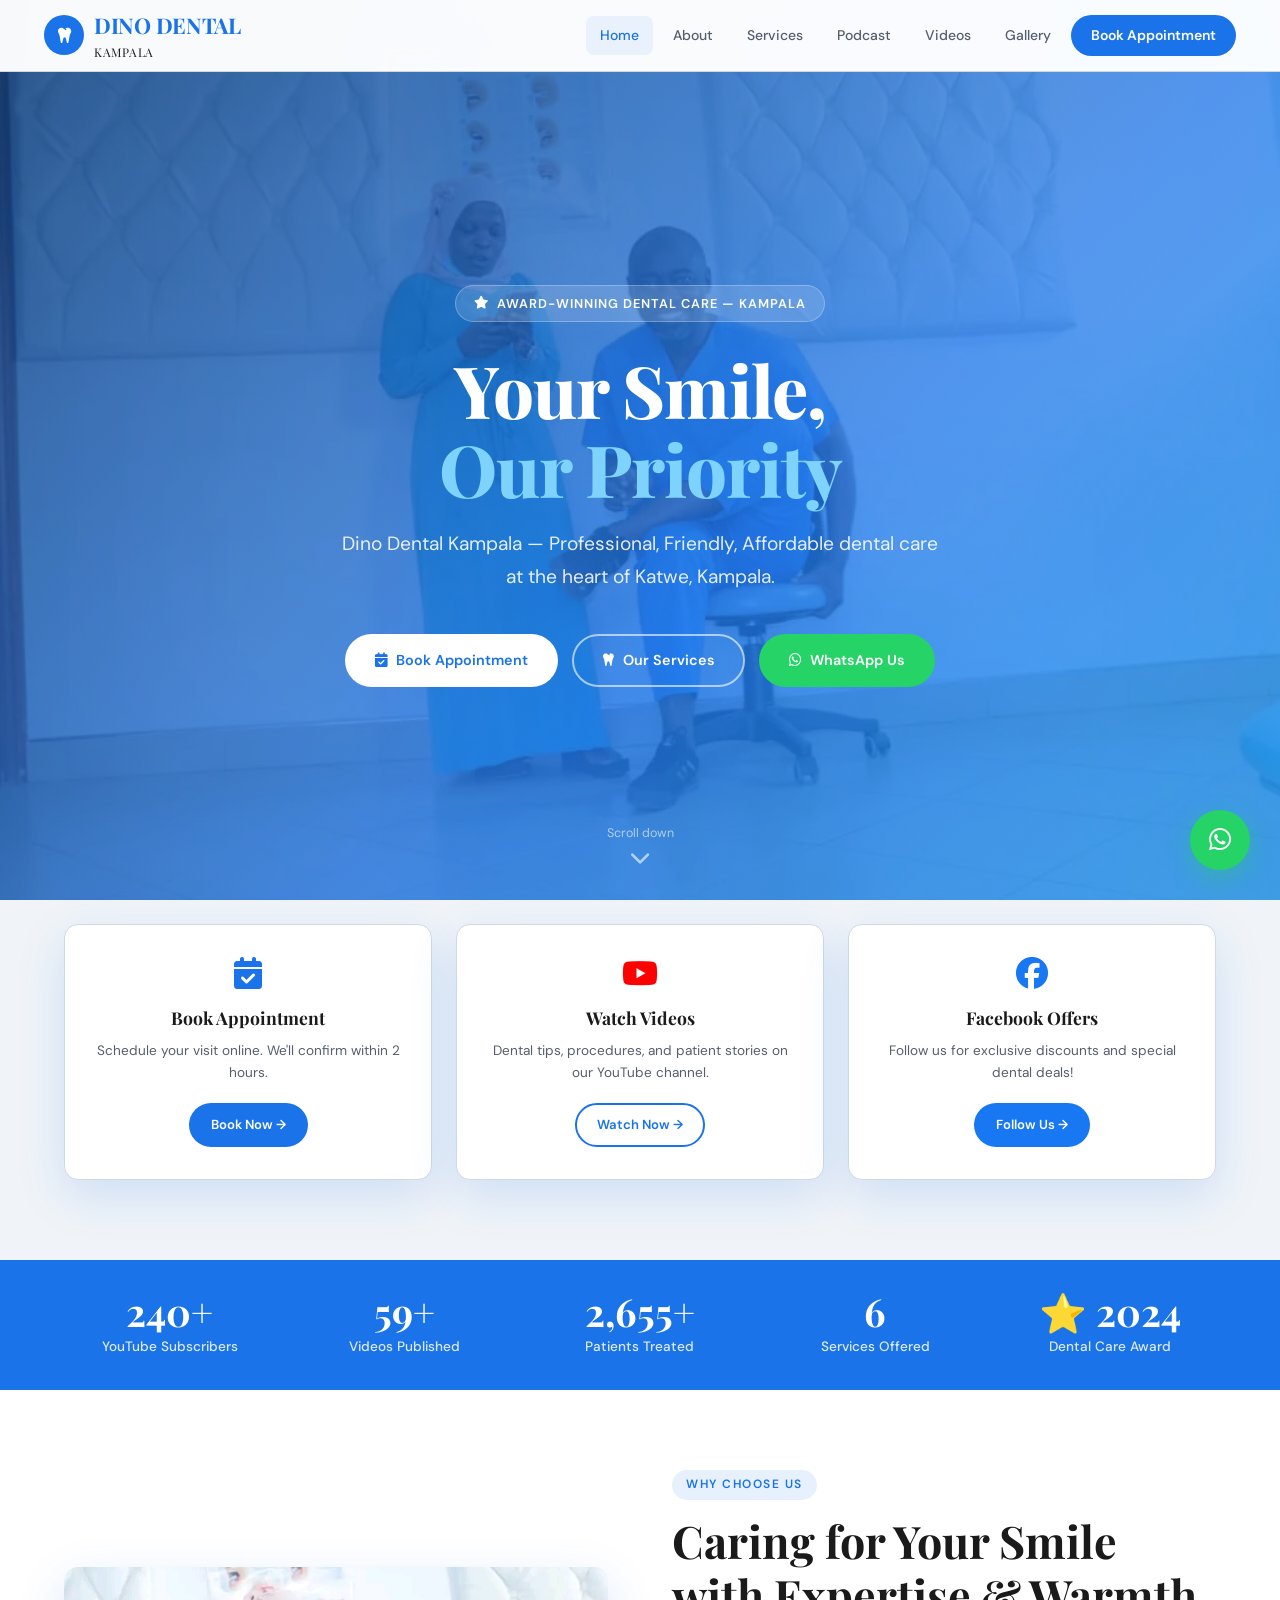
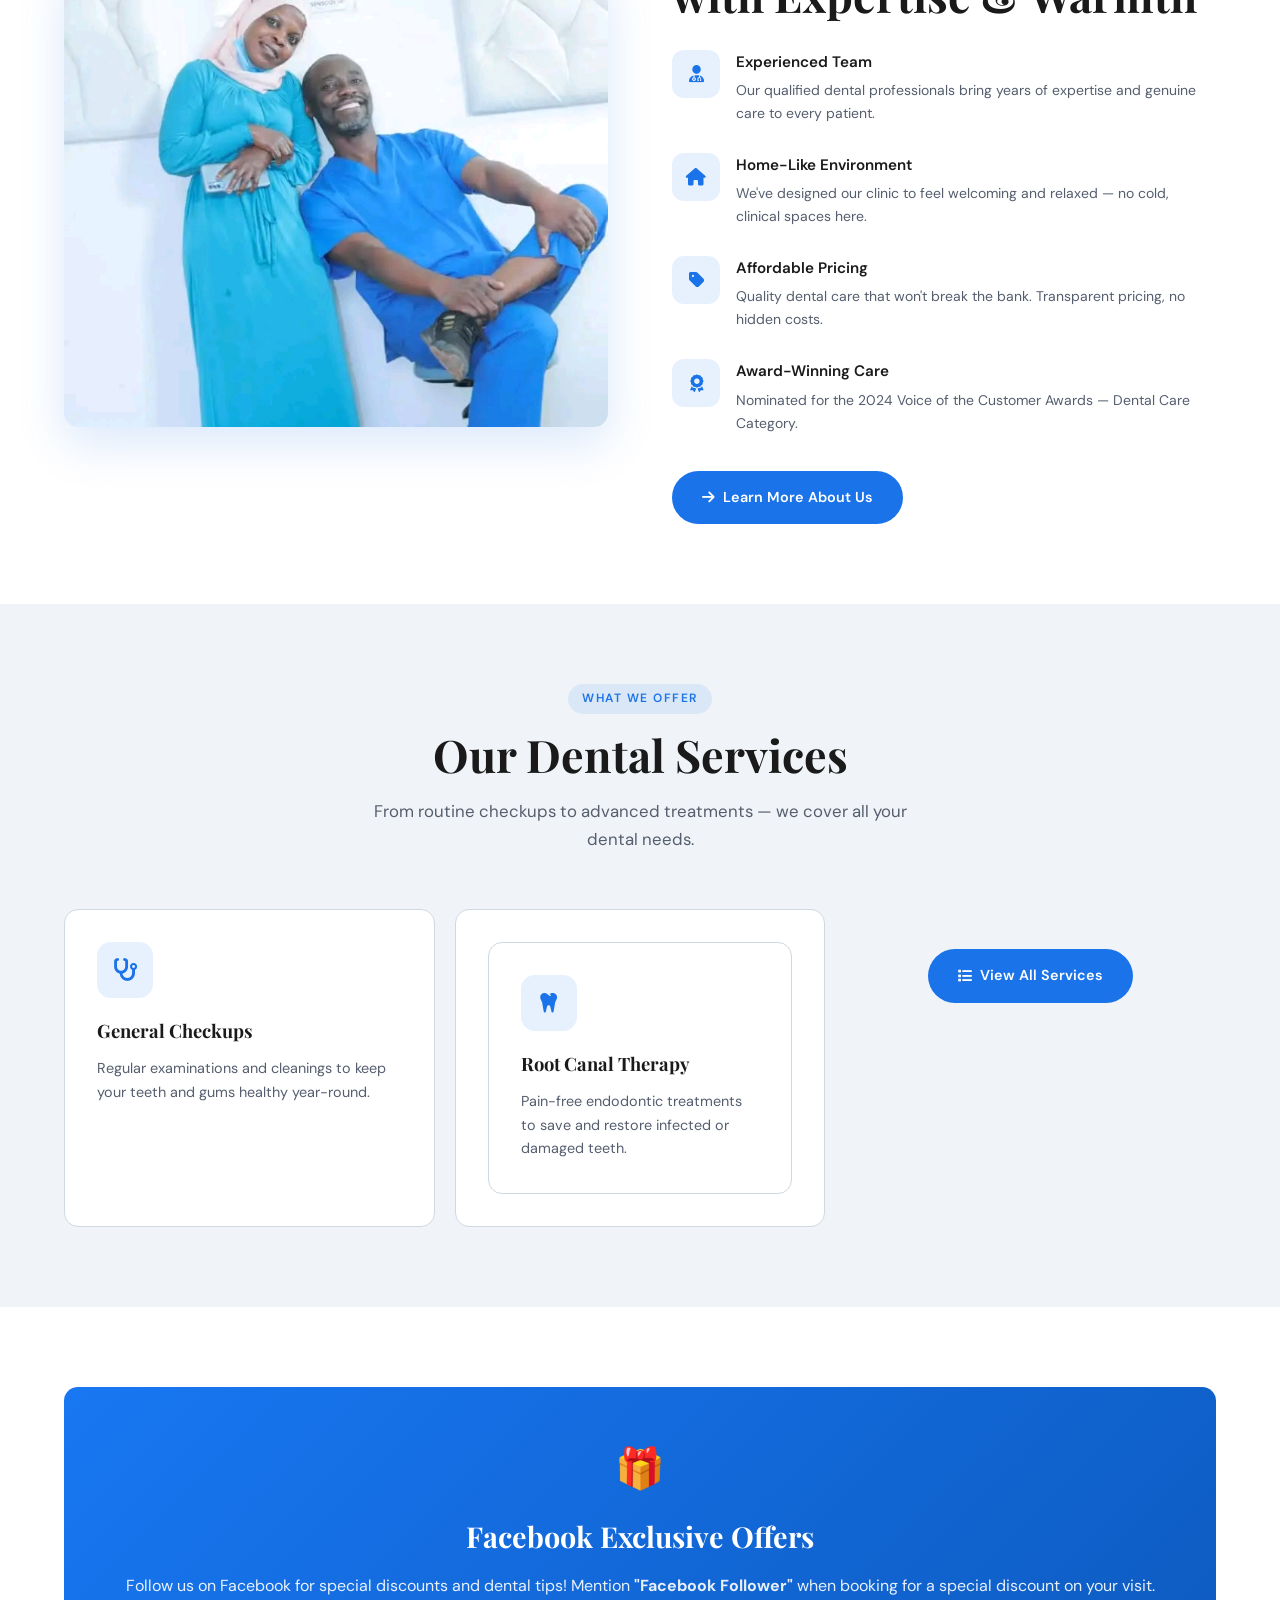
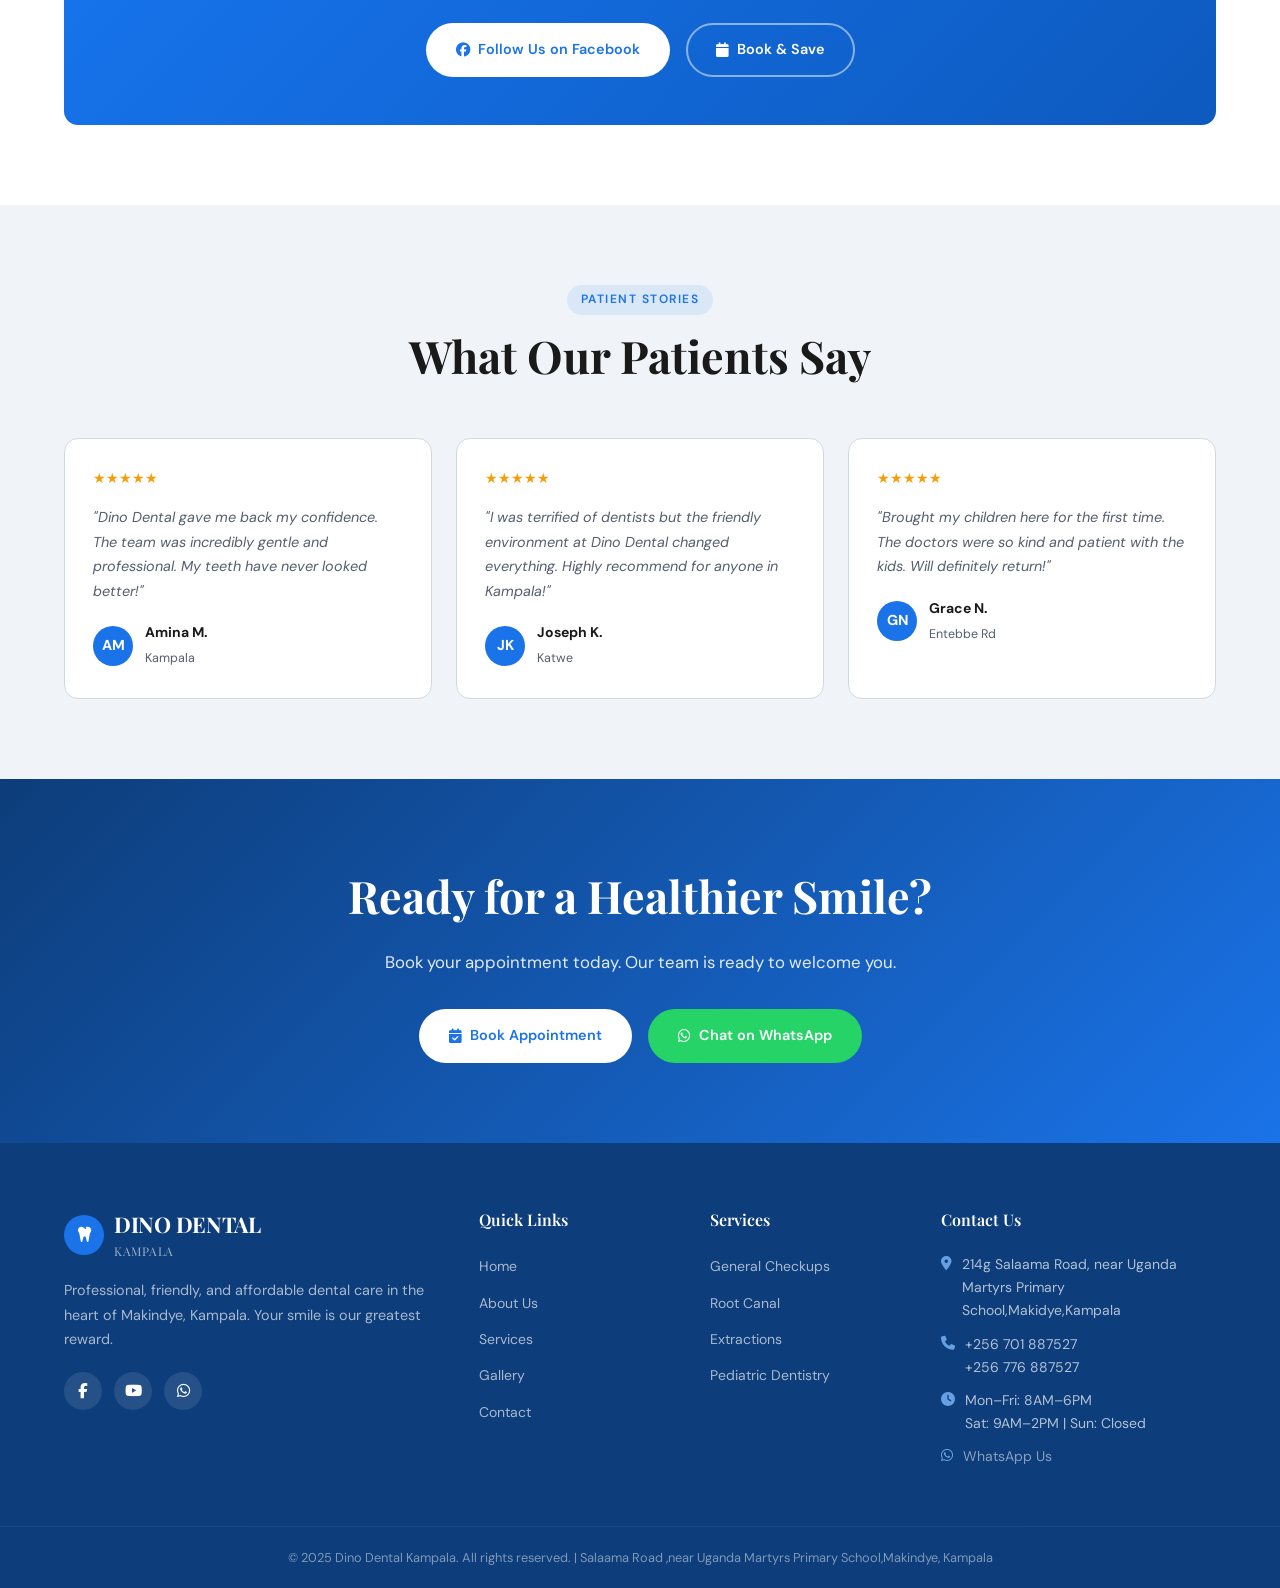
<file: index.html>
<!DOCTYPE html>
<html lang="en">
<head>
  <meta charset="UTF-8" />
  <meta name="msvalidate.01" content="3F0229098BFF606A7BD98A480E402931" />
  <meta name="google-site-verification" content="FhgpVi7ajRoCEnY8ICtfoVLI1QKZflnejDaAUp8sGN4" />
  <meta name="viewport" content="width=device-width, initial-scale=1.0" />
<meta name="google-site-verification" content="1zRejmFsg84zN20HEcKs6fDdEpjkYvCcWmclnIMBSTQ" />
  <title>Dino Dental Kampala — Your Smile, Our Priority</title>
  <meta name="description" content="Dino Dental Kampala — professional, friendly, and affordable dental care at Delta House, Katwe, Kampala. Book your appointment today." />
  <meta name="keywords" content="dental clinic Kampala, dentist Katwe, teeth whitening Kampala, Dino Dental" />
  <meta property="og:title" content="Dino Dental Kampala — Your Smile, Our Priority" />
  <meta property="og:description" content="Professional dental care at Delta House, Katwe, Kampala. Call +256701887527" />
  <meta property="og:type" content="website" />
  <link rel="canonical" href="https://xtremecloud7-prog.github.io/dino-dentist/" />
  <!-- Fonts & Icons -->
  <link rel="preconnect" href="https://fonts.googleapis.com" />
  <link rel="preconnect" href="https://fonts.gstatic.com" crossorigin />
  <link href="https://fonts.googleapis.com/css2?family=Playfair+Display:wght@400;600;700;800&family=DM+Sans:wght@300;400;500;600&display=swap" rel="stylesheet" />
  <link rel="stylesheet" href="https://cdnjs.cloudflare.com/ajax/libs/font-awesome/6.5.0/css/all.min.css" />
  <link rel="stylesheet" href="style.css" />
  <style>
    /* ===== HOME-SPECIFIC STYLES ===== */
    .hero {
      position: relative; min-height: 100vh;
      display: flex; align-items: center; justify-content: center;
      overflow: hidden; padding-top: var(--nav-height);
    }
    .hero-bg {
      position: absolute; inset: 0;
      background: linear-gradient(135deg, #0d3d7a 0%, #1a73e8 60%, #2196f3 100%);
    }
    .hero-bg-img {
      position: absolute; inset: 0;
      background: url('FB_IMG_17798978674605969.jpg') center/cover no-repeat;
      opacity: 0.22;
    }
    .hero-pattern {
      position: absolute; inset: 0;
      background-image: radial-gradient(circle at 20% 80%, rgba(255,255,255,0.06) 0%, transparent 50%),
                        radial-gradient(circle at 80% 20%, rgba(255,255,255,0.06) 0%, transparent 50%);
    }
    .hero-content {
      position: relative; z-index: 2; text-align: center;
      color: white; padding: 48px 24px;
      max-width: 800px;
    }
    .hero-badge {
      display: inline-flex; align-items: center; gap: 8px;
      background: rgba(255,255,255,0.15); backdrop-filter: blur(8px);
      border: 1px solid rgba(255,255,255,0.25);
      color: white; font-size: 0.8rem; font-weight: 600; letter-spacing: 1px;
      text-transform: uppercase; padding: 7px 18px; border-radius: 30px;
      margin-bottom: 28px;
    }
    .hero h1 {
      font-family: var(--font-head);
      font-size: clamp(2.6rem, 6vw, 4.5rem);
      font-weight: 800; line-height: 1.1;
      margin-bottom: 20px; letter-spacing: -1px;
    }
    .hero h1 span { color: #7dd3fc; }
    .hero p {
      font-size: clamp(1rem, 2.5vw, 1.2rem);
      opacity: 0.88; margin-bottom: 40px; line-height: 1.7;
    }
    .hero-actions { display: flex; flex-wrap: wrap; gap: 14px; justify-content: center; }
    .hero-scroll {
      position: absolute; bottom: 32px; left: 50%; transform: translateX(-50%);
      color: rgba(255,255,255,0.6); font-size: 0.78rem; text-align: center;
      animation: bounce 2s infinite;
    }
    .hero-scroll i { display: block; font-size: 1.3rem; margin-top: 4px; }
    @keyframes bounce { 0%,100%{transform:translateX(-50%) translateY(0)} 50%{transform:translateX(-50%) translateY(8px)} }

    /* Quick Link Cards */
    .quick-cards {
      display: grid; grid-template-columns: repeat(3, 1fr); gap: 24px;
      margin-top: -56px; position: relative; z-index: 10;
    }
    .quick-card {
      background: white; border-radius: var(--radius);
      padding: 32px 28px; text-align: center;
      box-shadow: var(--shadow-lg); border: 1.5px solid var(--border);
      transition: all var(--transition); cursor: pointer;
    }
    .quick-card:hover { transform: translateY(-6px); border-color: var(--blue); }
    .quick-card i { font-size: 2rem; color: var(--blue); margin-bottom: 14px; }
    .quick-card h3 { font-family: var(--font-head); font-size: 1.1rem; margin-bottom: 8px; }
    .quick-card p { font-size: 0.85rem; color: var(--text-light); margin-bottom: 18px; }

    /* Why Choose Us */
    .why-grid { display: grid; grid-template-columns: 1fr 1fr; gap: 64px; align-items: center; }
    .why-img { border-radius: var(--radius); overflow: hidden; box-shadow: var(--shadow-lg); }
    .why-img img { width: 100%; height: 460px; object-fit: cover; }
    .why-feature { display: flex; gap: 16px; margin-bottom: 28px; }
    .why-feature-icon {
      width: 48px; height: 48px; background: rgba(26,115,232,0.1); border-radius: 12px;
      display: flex; align-items: center; justify-content: center;
      color: var(--blue); font-size: 1.1rem; flex-shrink: 0; transition: all var(--transition);
    }
    .why-feature:hover .why-feature-icon { background: var(--blue); color: white; }
    .why-feature h4 { font-weight: 600; margin-bottom: 4px; font-size: 0.95rem; }
    .why-feature p { font-size: 0.875rem; color: var(--text-light); }

    /* Services Preview */
    .service-preview-grid { display: grid; grid-template-columns: repeat(3, 1fr); gap: 20px; }

    /* Testimonials */
    .testimonials-grid { display: grid; grid-template-columns: repeat(3, 1fr); gap: 24px; }
    .testimonial-card {
      background: white; border-radius: var(--radius); padding: 28px;
      border: 1px solid var(--border);
    }
    .testimonial-stars { color: #f59e0b; margin-bottom: 14px; font-size: 0.9rem; }
    .testimonial-card p { font-size: 0.9rem; color: var(--text-light); line-height: 1.7; margin-bottom: 18px; font-style: italic; }
    .testimonial-author { display: flex; align-items: center; gap: 12px; }
    .testimonial-avatar {
      width: 40px; height: 40px; background: var(--blue); border-radius: 50%;
      display: flex; align-items: center; justify-content: center; color: white; font-weight: 700; font-size: 0.9rem;
    }
    .testimonial-author strong { display: block; font-size: 0.875rem; }
    .testimonial-author span { font-size: 0.78rem; color: var(--text-light); }

    @media (max-width: 900px) {
      .quick-cards { grid-template-columns: 1fr; margin-top: 0; }
      .why-grid { grid-template-columns: 1fr; }
      .service-preview-grid { grid-template-columns: 1fr 1fr; }
      .testimonials-grid { grid-template-columns: 1fr; }
    }
    @media (max-width: 600px) {
      .service-preview-grid { grid-template-columns: 1fr; }
    }
  </style>
</head>
<body>

<!-- NAVIGATION -->
<nav class="navbar" id="navbar">
  <div class="nav-container">
    <a href="index.html" class="nav-logo">
      <div class="logo-icon"><i class="fas fa-tooth"></i></div>
      <div>
        DINO DENTAL
        <span>Kampala</span>
      </div>
    </a>
    <div class="nav-links">
      <a href="index.html">Home</a>
      <a href="about.html">About</a>
      <a href="services.html">Services</a>
      <a href="podcast.html">Podcast</a>
      <a href="videos.html">Videos</a>
      <a href="gallery.html">Gallery</a>
      <a href="contact.html" class="nav-cta">Book Appointment</a>
    </div>
    <button class="hamburger" id="hamburger" aria-label="Toggle menu">
      <span></span><span></span><span></span>
    </button>
  </div>
</nav>

<!-- MOBILE MENU -->
<div class="mobile-menu" id="mobileMenu">
  <a href="index.html">Home</a>
  <a href="about.html">About</a>
  <a href="services.html">Services</a>
  <a href="podcast.html">Podcast</a>
  <a href="videos.html">Videos</a>
  <a href="gallery.html">Gallery</a>
  <a href="contact.html">📅 Book Appointment</a>
</div>

<!-- HERO -->
<section class="hero">
  <div class="hero-bg"></div>
  <div class="hero-bg-img"></div>
  <div class="hero-pattern"></div>
  <div class="hero-content fade-in-up">
    <div class="hero-badge"><i class="fas fa-star"></i> Award-Winning Dental Care — Kampala</div>
    <h1>Your Smile,<br><span>Our Priority</span></h1>
    <p>Dino Dental Kampala — Professional, Friendly, Affordable dental care<br>at the heart of Katwe, Kampala.</p>
    <div class="hero-actions">
      <a href="contact.html" class="btn btn-white"><i class="fas fa-calendar-check"></i> Book Appointment</a>
      <a href="services.html" class="btn btn-outline" style="border-color:rgba(255,255,255,0.6);color:white"><i class="fas fa-tooth"></i> Our Services</a>
      <a href="https://wa.me/256701887527?text=Hi%20Dino%20Dental!%20I'd%20like%20to%20book%20an%20appointment." target="_blank" class="btn btn-whatsapp"><i class="fab fa-whatsapp"></i> WhatsApp Us</a>
    </div>
  </div>
  <div class="hero-scroll">Scroll down <i class="fas fa-chevron-down"></i></div>
</section>

<!-- QUICK LINK CARDS -->
<section class="section" style="padding-top:80px;background:var(--bg-light)">
  <div class="container">
    <div class="quick-cards reveal">
      <a href="contact.html" class="quick-card">
        <i class="fas fa-calendar-check"></i>
        <h3>Book Appointment</h3>
        <p>Schedule your visit online. We'll confirm within 2 hours.</p>
        <span class="btn btn-primary" style="font-size:0.82rem;padding:9px 20px">Book Now →</span>
      </a>
      <a href="videos.html" class="quick-card">
        <i class="fab fa-youtube" style="color:#FF0000"></i>
        <h3>Watch Videos</h3>
        <p>Dental tips, procedures, and patient stories on our YouTube channel.</p>
        <span class="btn btn-outline" style="font-size:0.82rem;padding:9px 20px">Watch Now →</span>
      </a>
      <a href="https://m.facebook.com/dentaldino/" target="_blank" class="quick-card">
        <i class="fab fa-facebook" style="color:#1877F2"></i>
        <h3>Facebook Offers</h3>
        <p>Follow us for exclusive discounts and special dental deals!</p>
        <span class="btn btn-facebook" style="font-size:0.82rem;padding:9px 20px">Follow Us →</span>
      </a>
    </div>
  </div>
</section>

<!-- STATS STRIP -->
<div class="stats-strip">
  <div class="container">
    <div class="stats-grid">
      <div>
        <div class="stat-num"><span class="counter" data-target="416" data-suffix="+">0</span></div>
        <div class="stat-label">YouTube Subscribers</div>
      </div>
      <div>
        <div class="stat-num"><span class="counter" data-target="99" data-suffix="+">0</span></div>
        <div class="stat-label">Videos Published</div>
      </div>
      <div>
        <div class="stat-num"><span class="counter" data-target="5000" data-suffix="+">0</span></div>
        <div class="stat-label">Patients Treated</div>
      </div>
      <div>
        <div class="stat-num"><span class="counter" data-target="6">0</span></div>
        <div class="stat-label">Services Offered</div>
      </div>
      <div>
        <div class="stat-num">⭐ 2024</div>
        <div class="stat-label">Dental Care Award</div>
      </div>
    </div>
  </div>
</div>

<!-- WHY CHOOSE US -->
<section class="section">
  <div class="container">
    <div class="why-grid">
      <div class="why-img reveal">
        <img src="FB_IMG_17798978575421828.jpg" alt="Dino Dental Clinic team" loading="lazy" />
      </div>
      <div class="reveal delay-2">
        <div class="section-label">Why Choose Us</div>
        <h2 class="section-title" style="text-align:left;margin-bottom:28px">Caring for Your Smile with Expertise & Warmth</h2>
        <div class="why-feature">
          <div class="why-feature-icon"><i class="fas fa-user-md"></i></div>
          <div>
            <h4>Experienced Team</h4>
            <p>Our qualified dental professionals bring years of expertise and genuine care to every patient.</p>
          </div>
        </div>
        <div class="why-feature">
          <div class="why-feature-icon"><i class="fas fa-home"></i></div>
          <div>
            <h4>Home-Like Environment</h4>
            <p>We've designed our clinic to feel welcoming and relaxed — no cold, clinical spaces here.</p>
          </div>
        </div>
        <div class="why-feature">
          <div class="why-feature-icon"><i class="fas fa-tag"></i></div>
          <div>
            <h4>Affordable Pricing</h4>
            <p>Quality dental care that won't break the bank. Transparent pricing, no hidden costs.</p>
          </div>
        </div>
        <div class="why-feature">
          <div class="why-feature-icon"><i class="fas fa-award"></i></div>
          <div>
            <h4>Award-Winning Care</h4>
            <p>Nominated for the 2024 Voice of the Customer Awards — Dental Care Category.</p>
          </div>
        </div>
        <a href="about.html" class="btn btn-primary" style="margin-top:8px"><i class="fas fa-arrow-right"></i> Learn More About Us</a>
      </div>
    </div>
  </div>
</section>

<!-- SERVICES PREVIEW -->
<section class="section section-alt">
  <div class="container">
    <div class="section-header reveal">
      <div class="section-label">What We Offer</div>
      <h2 class="section-title">Our Dental Services</h2>
      <p class="section-desc">From routine checkups to advanced treatments — we cover all your dental needs.</p>
    </div>
    <div class="service-preview-grid">
      <div class="service-card reveal delay-1">
        <div class="service-icon"><i class="fas fa-stethoscope"></i></div>
        <h3>General Checkups</h3>
        <p>Regular examinations and cleanings to keep your teeth and gums healthy year-round.</p>
      </div>
      <div class="service-card reveal delay-2">
        
      <div class="service-card reveal delay-3">
        <div class="service-icon"><i class="fas fa-tooth"></i></div>
        <h3>Root Canal Therapy</h3>
        <p>Pain-free endodontic treatments to save and restore infected or damaged teeth.</p>
      </div>
    </div>
    <div style="text-align:center;margin-top:40px">
      <a href="services.html" class="btn btn-primary"><i class="fas fa-list"></i> View All Services</a>
    </div>
  </div>
</section>

<!-- FACEBOOK OFFERS -->
<section class="section">
  <div class="container">
    <div class="fb-banner reveal">
      <div style="font-size:2.5rem;margin-bottom:12px">🎁</div>
      <h3>Facebook Exclusive Offers</h3>
      <p>Follow us on Facebook for special discounts and dental tips! Mention <strong>"Facebook Follower"</strong> when booking for a special discount on your visit.</p>
      <div style="display:flex;gap:16px;justify-content:center;flex-wrap:wrap;margin-top:24px">
        <a href="https://m.facebook.com/dentaldino/" target="_blank" class="btn btn-white"><i class="fab fa-facebook"></i> Follow Us on Facebook</a>
        <a href="contact.html" class="btn btn-outline" style="border-color:rgba(255,255,255,0.5);color:white"><i class="fas fa-calendar"></i> Book & Save</a>
      </div>
    </div>
  </div>
</section>

<!-- TESTIMONIALS -->
<section class="section section-alt">
  <div class="container">
    <div class="section-header reveal">
      <div class="section-label">Patient Stories</div>
      <h2 class="section-title">What Our Patients Say</h2>
    </div>
    <div class="testimonials-grid">
      <div class="testimonial-card reveal delay-1">
        <div class="testimonial-stars">★★★★★</div>
        <p>"Dino Dental gave me back my confidence. The team was incredibly gentle and professional. My teeth have never looked better!"</p>
        <div class="testimonial-author">
          <div class="testimonial-avatar">AM</div>
          <div><strong>Amina M.</strong><span>Kampala</span></div>
        </div>
      </div>
      <div class="testimonial-card reveal delay-2">
        <div class="testimonial-stars">★★★★★</div>
        <p>"I was terrified of dentists but the friendly environment at Dino Dental changed everything. Highly recommend for anyone in Kampala!"</p>
        <div class="testimonial-author">
          <div class="testimonial-avatar">JK</div>
          <div><strong>Joseph K.</strong><span>Katwe</span></div>
        </div>
      </div>
      <div class="testimonial-card reveal delay-3">
        <div class="testimonial-stars">★★★★★</div>
        <p>"Brought my children here for the first time. The doctors were so kind and patient with the kids. Will definitely return!"</p>
        <div class="testimonial-author">
          <div class="testimonial-avatar">GN</div>
          <div><strong>Grace N.</strong><span>Entebbe Rd</span></div>
        </div>
      </div>
    </div>
  </div>
</section>

<!-- CTA BANNER -->
<section class="section" style="background:linear-gradient(135deg,#0d3d7a,#1a73e8);color:white;text-align:center">
  <div class="container reveal">
    <h2 style="font-family:var(--font-head);font-size:clamp(1.8rem,4vw,2.8rem);margin-bottom:16px;color:white">Ready for a Healthier Smile?</h2>
    <p style="opacity:0.88;font-size:1.05rem;margin-bottom:32px;max-width:520px;margin-left:auto;margin-right:auto">Book your appointment today. Our team is ready to welcome you.</p>
    <div style="display:flex;gap:16px;justify-content:center;flex-wrap:wrap">
      <a href="contact.html" class="btn btn-white"><i class="fas fa-calendar-check"></i> Book Appointment</a>
      <a href="https://wa.me/256701887527?text=Hi%20Dino%20Dental!%20I'd%20like%20to%20book%20an%20appointment." target="_blank" class="btn btn-whatsapp"><i class="fab fa-whatsapp"></i> Chat on WhatsApp</a>
    </div>
  </div>
</section>

<!-- FOOTER -->
<footer class="footer">
  <div class="container">
    <div class="footer-grid">
      <div class="footer-brand">
        <a href="index.html" class="nav-logo" style="display:inline-flex;margin-bottom:16px">
          <div class="logo-icon"><i class="fas fa-tooth"></i></div>
          <div>DINO DENTAL<span>Kampala</span></div>
        </a>
        <p>Professional, friendly, and affordable dental care in the heart of Makindye, Kampala. Your smile is our greatest reward.</p>
        <div class="social-icons">
          <a href="https://m.facebook.com/dentaldino/" target="_blank" class="social-icon"><i class="fab fa-facebook-f"></i></a>
          <a href="https://www.youtube.com/@dinodentalkampala4613" target="_blank" class="social-icon"><i class="fab fa-youtube"></i></a>
          <a href="https://wa.me/256701887527" target="_blank" class="social-icon"><i class="fab fa-whatsapp"></i></a>
        </div>
      </div>
      <div>
        <h4>Quick Links</h4>
        <ul>
          <li><a href="index.html">Home</a></li>
          <li><a href="about.html">About Us</a></li>
          <li><a href="services.html">Services</a></li>
          <li><a href="gallery.html">Gallery</a></li>
          <li><a href="contact.html">Contact</a></li>
        </ul>
      </div>
      <div>
        <h4>Services</h4>
        <ul>
          <li><a href="services.html">General Checkups</a></li>
          
          <li><a href="services.html">Root Canal</a></li>
          <li><a href="services.html">Extractions</a></li>
          <li><a href="services.html">Pediatric Dentistry</a></li>
        </ul>
      </div>
      <div>
        <h4>Contact Us</h4>
        <ul class="footer-contact">
          <li><i class="fas fa-map-marker-alt"></i><span>214g Salaama Road, near Uganda Martyrs Primary School,Makidye,Kampala</span></li>
          <li><i class="fas fa-phone"></i><span>+256 701 887527<br>+256 776 887527</span></li>
          <li><i class="fas fa-clock"></i><span>Mon–Fri: 8AM–6PM<br>Sat: 9AM–2PM | Sun: Closed</span></li>
          <li><i class="fab fa-whatsapp"></i><a href="https://wa.me/256701887527" target="_blank">WhatsApp Us</a></li>
        </ul>
      </div>
    </div>
  </div>
  <div class="footer-bottom">
    <div class="container">
      <p>&copy; 2025 Dino Dental Kampala. All rights reserved. | Salaama Road ,near Uganda Martyrs Primary School,Makindye, Kampala</p>
    </div>
  </div>
</footer>

<!-- FLOATING WHATSAPP -->
<a href="https://wa.me/256701887527?text=Hi%20Dino%20Dental!%20I'd%20like%20to%20book%20an%20appointment." target="_blank" class="whatsapp-float" title="Chat on WhatsApp">
  <i class="fab fa-whatsapp"></i>
</a>

<!-- SCROLL TO TOP -->
<button class="scroll-top" id="scrollTop" aria-label="Scroll to top">
  <i class="fas fa-chevron-up"></i>
</button>

<script src="main.js"></script>
</body>
</html>
</file>
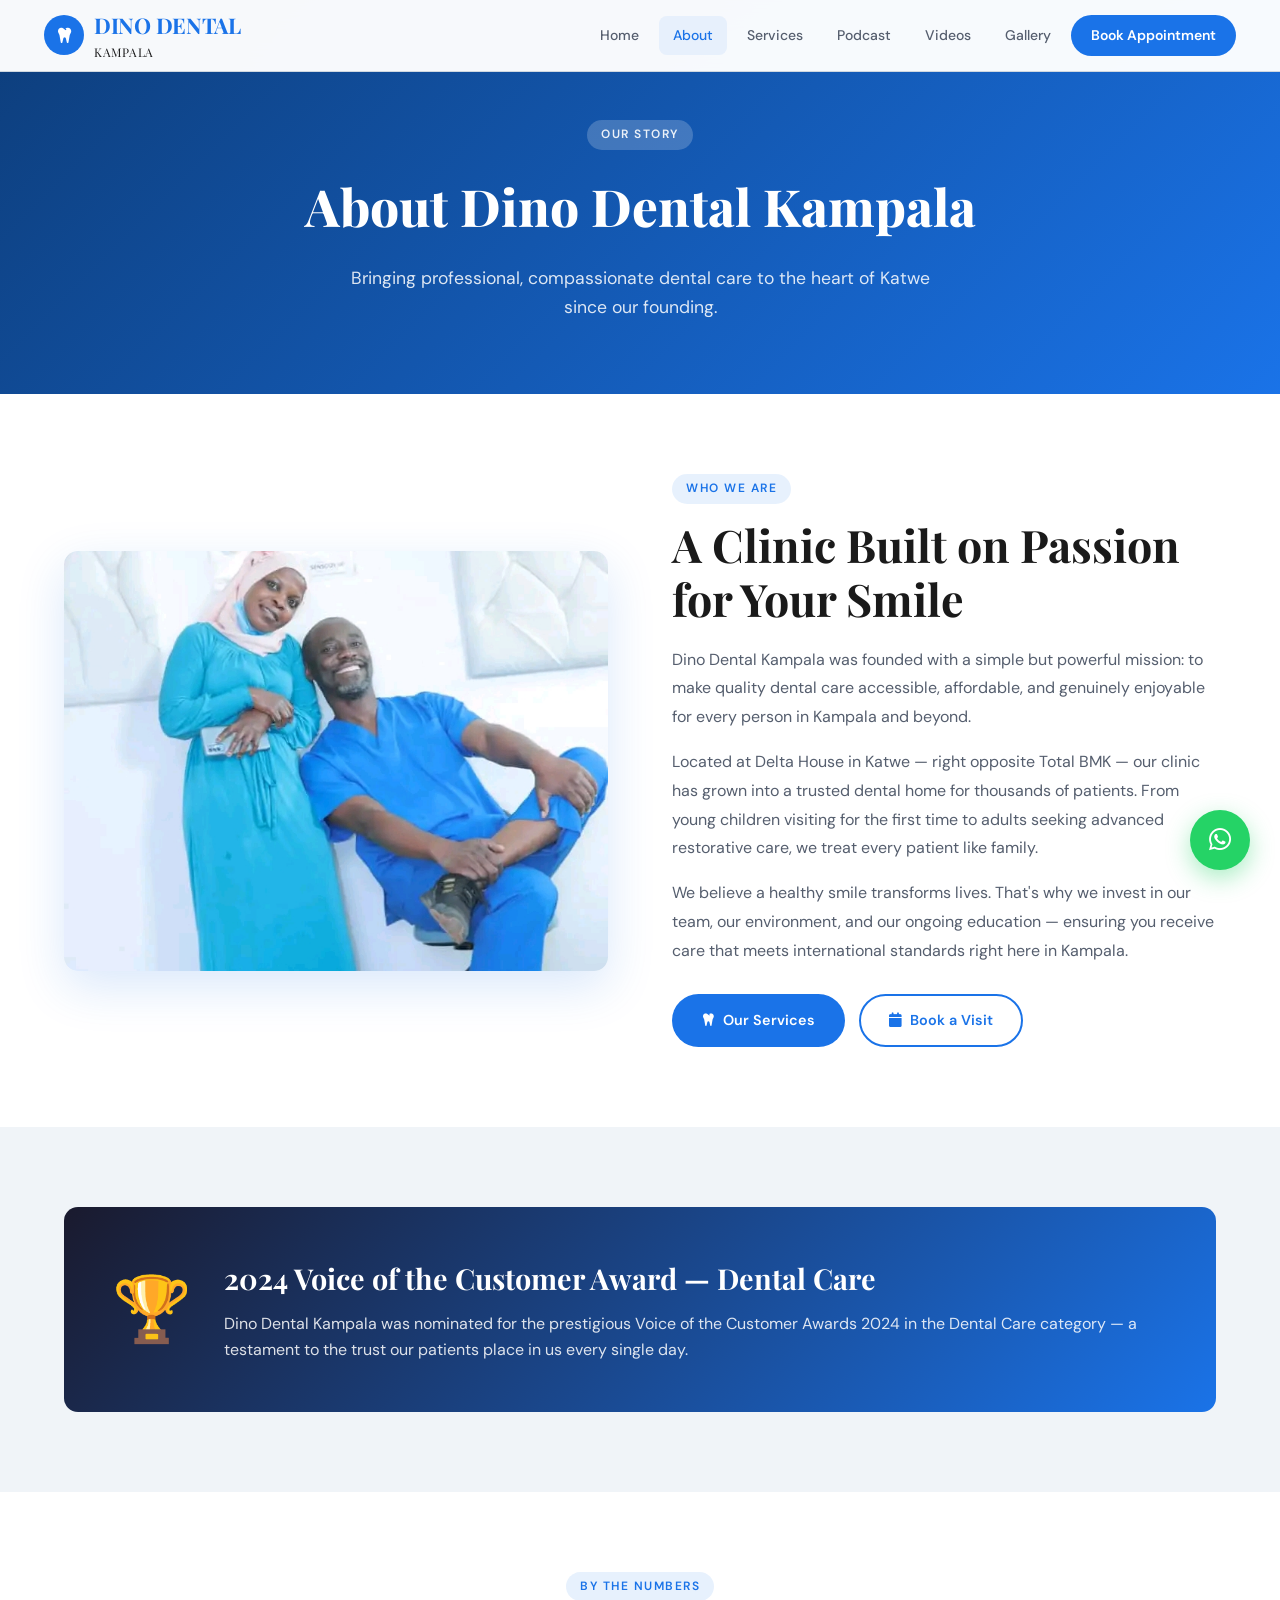
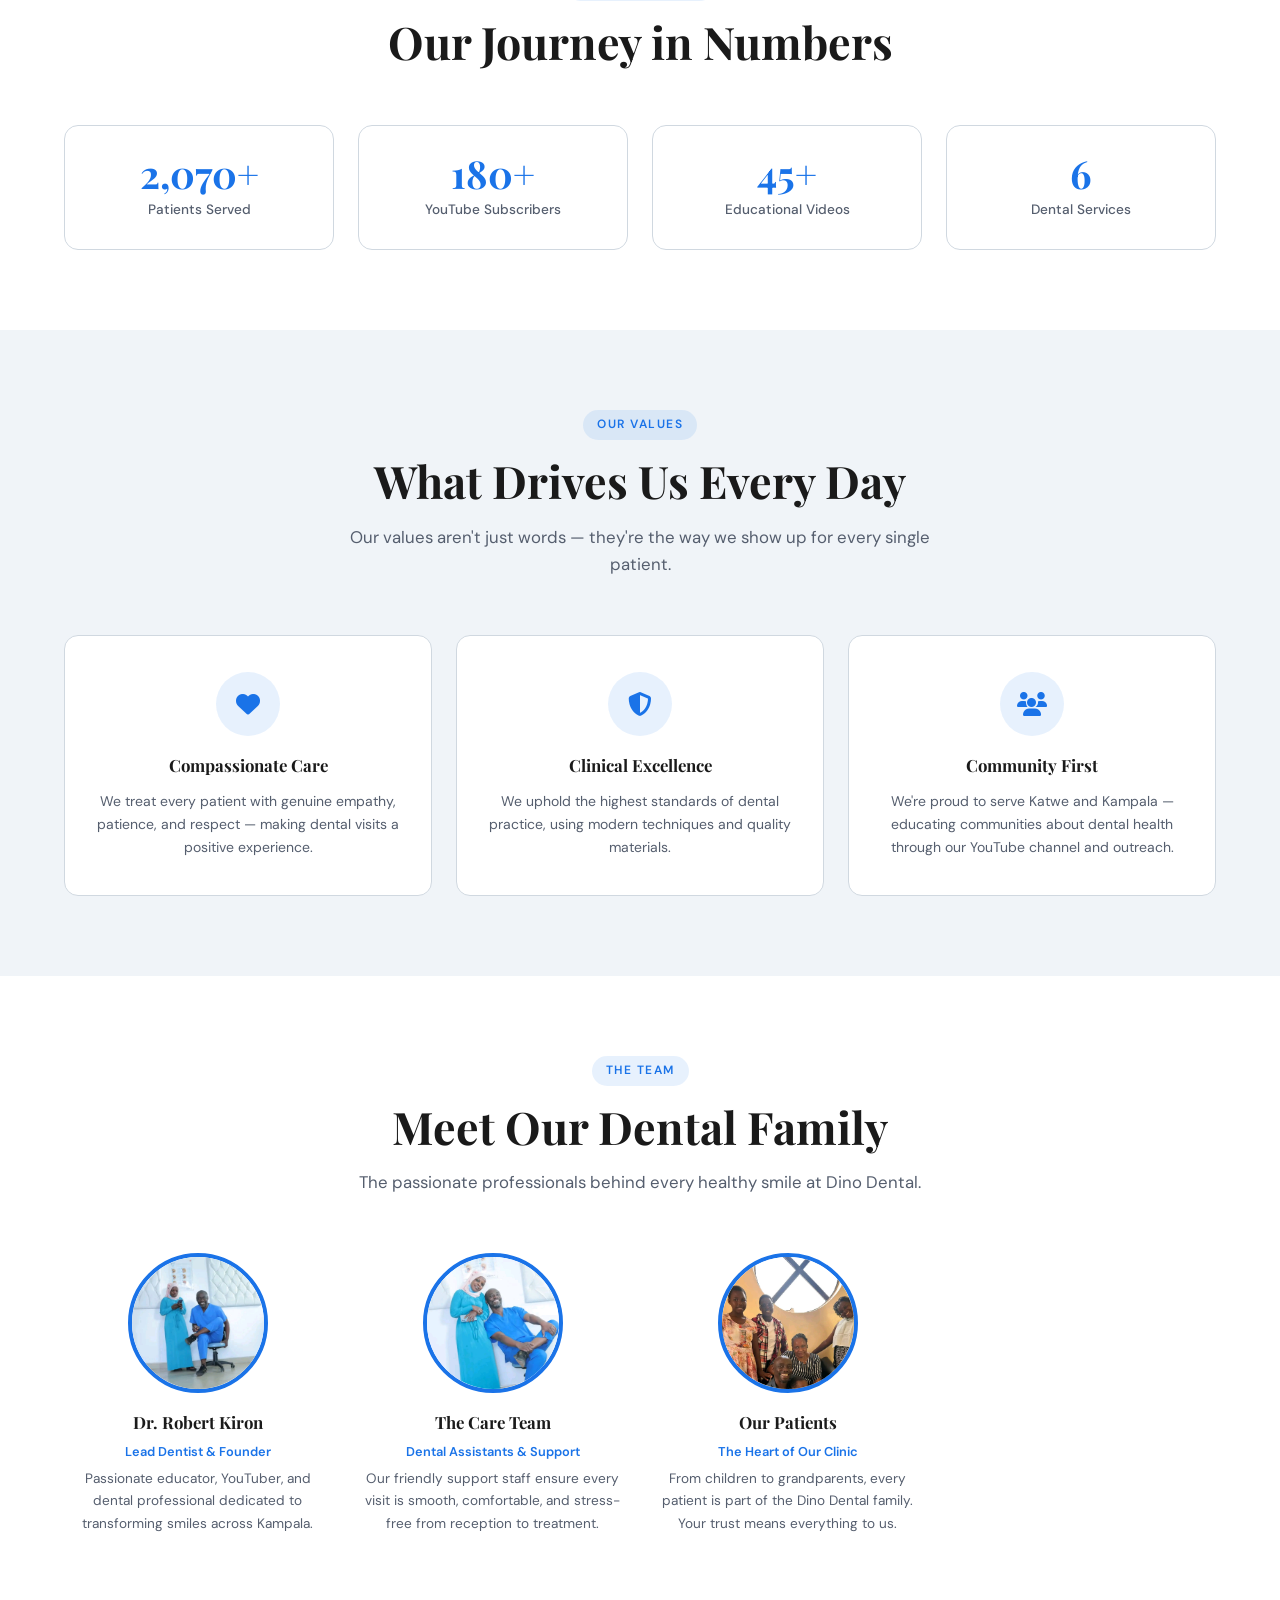
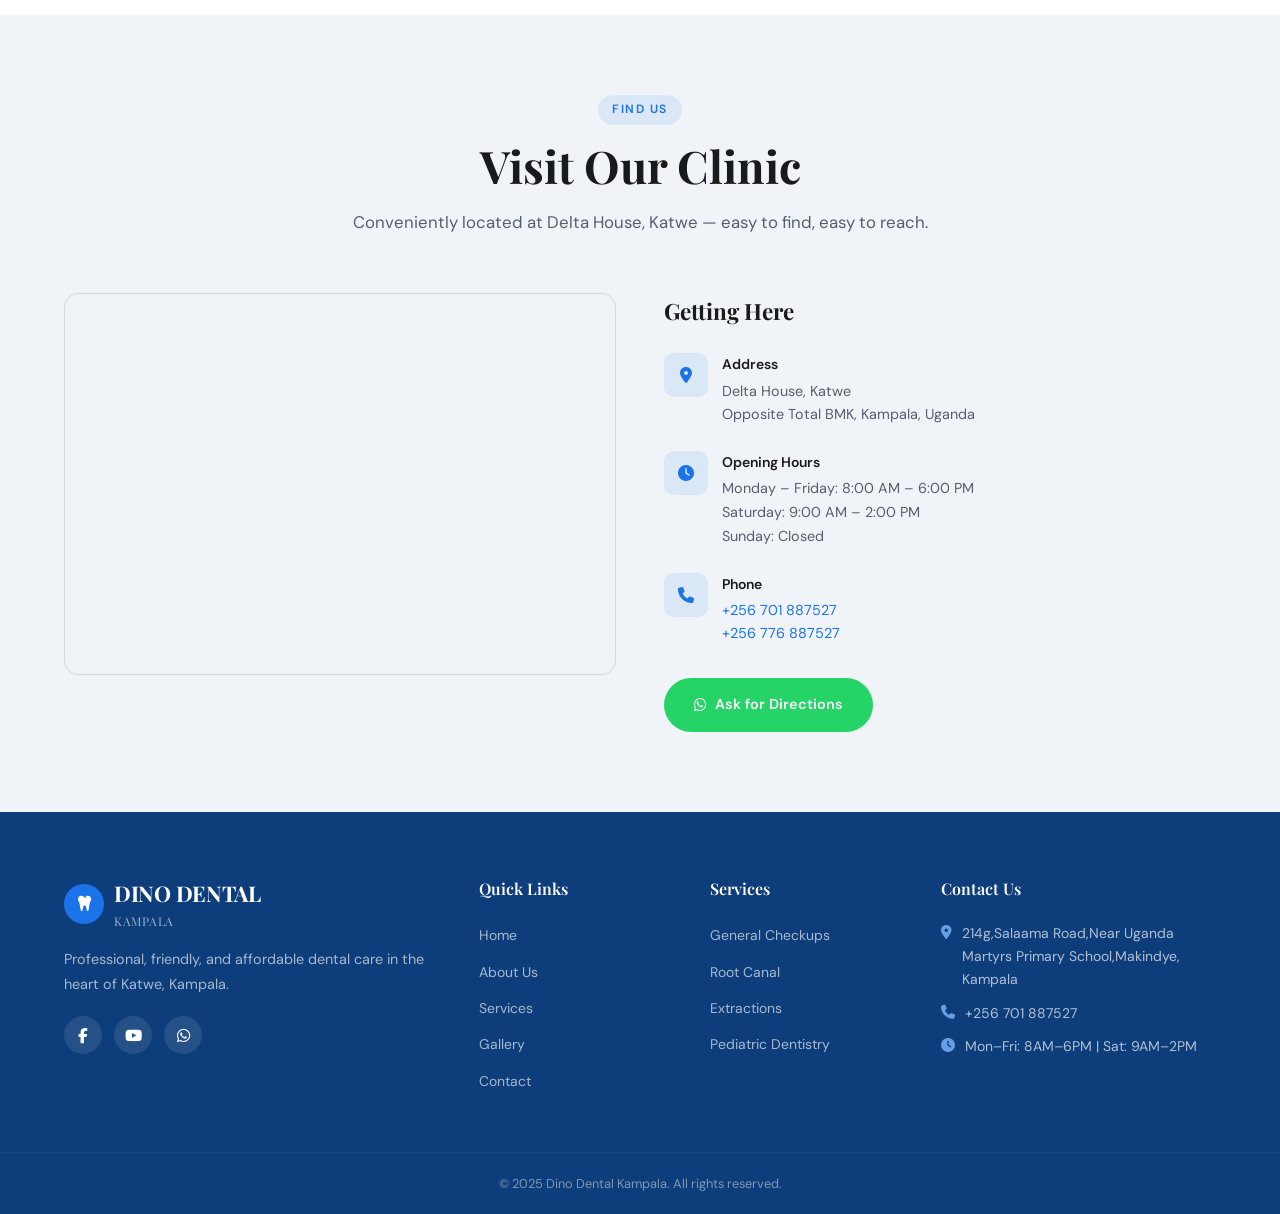
<file: about.html>
<!DOCTYPE html>
<html lang="en">
<head>
  <meta charset="UTF-8" />
  <meta name="viewport" content="width=device-width, initial-scale=1.0" />
  <title>About Us — Dino Dental Kampala</title>
  <meta name="description" content="Learn about Dino Dental Kampala's story, mission, and the team of dental professionals serving Katwe and all of Kampala." />
  <link rel="canonical" href="https://xtremecloud7-prog.github.io/dino-dentist/about.html" />
  <link rel="preconnect" href="https://fonts.googleapis.com" />
  <link rel="preconnect" href="https://fonts.gstatic.com" crossorigin />
  <link href="https://fonts.googleapis.com/css2?family=Playfair+Display:wght@400;600;700;800&family=DM+Sans:wght@300;400;500;600&display=swap" rel="stylesheet" />
  <link rel="stylesheet" href="https://cdnjs.cloudflare.com/ajax/libs/font-awesome/6.5.0/css/all.min.css" />
  <link rel="stylesheet" href="style.css" />
  <style>
    .about-story { display:grid; grid-template-columns:1fr 1fr; gap:64px; align-items:center; }
    .about-story img { border-radius:var(--radius); box-shadow:var(--shadow-lg); width:100%; height:420px; object-fit:cover; }
    .about-values { display:grid; grid-template-columns:repeat(3,1fr); gap:24px; }
    .value-card { text-align:center; padding:36px 24px; background:white; border-radius:var(--radius); border:1px solid var(--border); transition:all var(--transition); }
    .value-card:hover { transform:translateY(-4px); box-shadow:var(--shadow-md); border-color:var(--blue); }
    .value-icon { width:64px;height:64px;background:rgba(26,115,232,0.1);border-radius:50%;display:flex;align-items:center;justify-content:center;color:var(--blue);font-size:1.5rem;margin:0 auto 16px;transition:all var(--transition); }
    .value-card:hover .value-icon { background:var(--blue);color:white; }
    .value-card h3 { font-family:var(--font-head);font-size:1.05rem;margin-bottom:10px; }
    .value-card p { font-size:0.875rem;color:var(--text-light); }

    .award-banner { background:linear-gradient(135deg,#1a1a2e,#1a73e8); color:white; border-radius:var(--radius); padding:48px; display:flex; align-items:center; gap:32px; }
    .award-icon { font-size:4rem; flex-shrink:0; }
    .award-banner h3 { font-family:var(--font-head);font-size:1.8rem;margin-bottom:8px; }
    .award-banner p { opacity:0.85; }

    .milestones { display:grid; grid-template-columns:repeat(4,1fr); gap:24px; }
    .milestone { text-align:center; padding:28px; background:white; border-radius:var(--radius); border:1px solid var(--border); }
    .milestone .num { font-family:var(--font-head);font-size:2.4rem;font-weight:700;color:var(--blue);line-height:1;margin-bottom:6px; }
    .milestone p { font-size:0.85rem;color:var(--text-light);font-weight:500; }

    @media(max-width:900px){.about-story{grid-template-columns:1fr}.about-values{grid-template-columns:1fr 1fr}.award-banner{flex-direction:column;text-align:center}.milestones{grid-template-columns:repeat(2,1fr)}}
    @media(max-width:600px){.about-values{grid-template-columns:1fr}.milestones{grid-template-columns:repeat(2,1fr)}}
  </style>
</head>
<body>

<nav class="navbar">
  <div class="nav-container">
    <a href="index.html" class="nav-logo">
      <div class="logo-icon"><i class="fas fa-tooth"></i></div>
      <div>DINO DENTAL<span>Kampala</span></div>
    </a>
    <div class="nav-links">
      <a href="index.html">Home</a>
      <a href="about.html" class="active">About</a>
      <a href="services.html">Services</a>
      <a href="podcast.html">Podcast</a>
      <a href="videos.html">Videos</a>
      <a href="gallery.html">Gallery</a>
      <a href="contact.html" class="nav-cta">Book Appointment</a>
    </div>
    <button class="hamburger" id="hamburger"><span></span><span></span><span></span></button>
  </div>
</nav>
<div class="mobile-menu" id="mobileMenu">
  <a href="index.html">Home</a><a href="about.html">About</a><a href="services.html">Services</a>
  <a href="podcast.html">Podcast</a><a href="videos.html">Videos</a><a href="gallery.html">Gallery</a>
  <a href="contact.html">📅 Book Appointment</a>
</div>

<!-- HERO -->
<section class="page-hero">
  <div class="container fade-in-up">
    <div class="section-label" style="color:rgba(255,255,255,0.9);background:rgba(255,255,255,0.2)">Our Story</div>
    <h1>About Dino Dental Kampala</h1>
    <p>Bringing professional, compassionate dental care to the heart of Katwe since our founding.</p>
  </div>
</section>

<!-- OUR STORY -->
<section class="section">
  <div class="container">
    <div class="about-story">
      <div class="reveal">
        <img src="FB_IMG_17798978575421828.jpg" alt="Dino Dental Kampala clinic team" loading="lazy" />
      </div>
      <div class="reveal delay-2">
        <div class="section-label">Who We Are</div>
        <h2 class="section-title" style="text-align:left;margin-bottom:20px">A Clinic Built on Passion for Your Smile</h2>
        <p style="color:var(--text-light);margin-bottom:16px;line-height:1.8">Dino Dental Kampala was founded with a simple but powerful mission: to make quality dental care accessible, affordable, and genuinely enjoyable for every person in Kampala and beyond.</p>
        <p style="color:var(--text-light);margin-bottom:16px;line-height:1.8">Located at Delta House in Katwe — right opposite Total BMK — our clinic has grown into a trusted dental home for thousands of patients. From young children visiting for the first time to adults seeking advanced restorative care, we treat every patient like family.</p>
        <p style="color:var(--text-light);margin-bottom:28px;line-height:1.8">We believe a healthy smile transforms lives. That's why we invest in our team, our environment, and our ongoing education — ensuring you receive care that meets international standards right here in Kampala.</p>
        <div style="display:flex;gap:14px;flex-wrap:wrap">
          <a href="services.html" class="btn btn-primary"><i class="fas fa-tooth"></i> Our Services</a>
          <a href="contact.html" class="btn btn-outline"><i class="fas fa-calendar"></i> Book a Visit</a>
        </div>
      </div>
    </div>
  </div>
</section>

<!-- AWARD -->
<section class="section section-alt">
  <div class="container reveal">
    <div class="award-banner">
      <div class="award-icon">🏆</div>
      <div>
        <h3>2024 Voice of the Customer Award — Dental Care</h3>
        <p>Dino Dental Kampala was nominated for the prestigious Voice of the Customer Awards 2024 in the Dental Care category — a testament to the trust our patients place in us every single day.</p>
      </div>
    </div>
  </div>
</section>

<!-- MILESTONES -->
<section class="section">
  <div class="container">
    <div class="section-header reveal">
      <div class="section-label">By the Numbers</div>
      <h2 class="section-title">Our Journey in Numbers</h2>
    </div>
    <div class="milestones">
      <div class="milestone reveal delay-1">
        <div class="num"><span class="counter" data-target="5000" data-suffix="+">0</span></div>
        <p>Patients Served</p>
      </div>
      <div class="milestone reveal delay-2">
        <div class="num"><span class="counter" data-target="416" data-suffix="+">0</span></div>
        <p>YouTube Subscribers</p>
      </div>
      <div class="milestone reveal delay-3">
        <div class="num"><span class="counter" data-target="99" data-suffix="+">0</span></div>
        <p>Educational Videos</p>
      </div>
      <div class="milestone reveal delay-4">
        <div class="num"><span class="counter" data-target="6">0</span></div>
        <p>Dental Services</p>
      </div>
    </div>
  </div>
</section>

<!-- MISSION & VALUES -->
<section class="section section-alt">
  <div class="container">
    <div class="section-header reveal">
      <div class="section-label">Our Values</div>
      <h2 class="section-title">What Drives Us Every Day</h2>
      <p class="section-desc">Our values aren't just words — they're the way we show up for every single patient.</p>
    </div>
    <div class="about-values">
      <div class="value-card reveal delay-1">
        <div class="value-icon"><i class="fas fa-heart"></i></div>
        <h3>Compassionate Care</h3>
        <p>We treat every patient with genuine empathy, patience, and respect — making dental visits a positive experience.</p>
      </div>
      <div class="value-card reveal delay-2">
        <div class="value-icon"><i class="fas fa-shield-alt"></i></div>
        <h3>Clinical Excellence</h3>
        <p>We uphold the highest standards of dental practice, using modern techniques and quality materials.</p>
      </div>
      <div class="value-card reveal delay-3">
        <div class="value-icon"><i class="fas fa-users"></i></div>
        <h3>Community First</h3>
        <p>We're proud to serve Katwe and Kampala — educating communities about dental health through our YouTube channel and outreach.</p>
      </div>
    </div>
  </div>
</section>

<!-- TEAM -->
<section class="section">
  <div class="container">
    <div class="section-header reveal">
      <div class="section-label">The Team</div>
      <h2 class="section-title">Meet Our Dental Family</h2>
      <p class="section-desc">The passionate professionals behind every healthy smile at Dino Dental.</p>
    </div>
    <div class="team-grid">
      <div class="team-card reveal delay-1">
        <div class="team-avatar">
          <img src="FB_IMG_17798978674605969.jpg" alt="Dino Dental Dentist" loading="lazy" />
        </div>
        <h3>Dr. Robert Kiron</h3>
        <p style="color:var(--blue);font-size:0.8rem;font-weight:600;margin-bottom:6px">Lead Dentist & Founder</p>
        <p style="font-size:0.85rem;color:var(--text-light)">Passionate educator, YouTuber, and dental professional dedicated to transforming smiles across Kampala.</p>
      </div>
      <div class="team-card reveal delay-2">
        <div class="team-avatar">
          <img src="FB_IMG_17798978575421828.jpg" alt="Dental Assistant" loading="lazy" />
        </div>
        <h3>The Care Team</h3>
        <p style="color:var(--blue);font-size:0.8rem;font-weight:600;margin-bottom:6px">Dental Assistants & Support</p>
        <p style="font-size:0.85rem;color:var(--text-light)">Our friendly support staff ensure every visit is smooth, comfortable, and stress-free from reception to treatment.</p>
      </div>
      <div class="team-card reveal delay-3">
        <div class="team-avatar">
          <img src="FB_IMG_17798976818492896.jpg" alt="Patient family" loading="lazy" style="object-position:top" />
        </div>
        <h3>Our Patients</h3>
        <p style="color:var(--blue);font-size:0.8rem;font-weight:600;margin-bottom:6px">The Heart of Our Clinic</p>
        <p style="font-size:0.85rem;color:var(--text-light)">From children to grandparents, every patient is part of the Dino Dental family. Your trust means everything to us.</p>
      </div>
    </div>
  </div>
</section>

<!-- LOCATION -->
<section class="section section-alt">
  <div class="container">
    <div class="section-header reveal">
      <div class="section-label">Find Us</div>
      <h2 class="section-title">Visit Our Clinic</h2>
      <p class="section-desc">Conveniently located at Delta House, Katwe — easy to find, easy to reach.</p>
    </div>
    <div style="display:grid;grid-template-columns:1fr 1fr;gap:48px;align-items:start" class="reveal">
      <div>
        <div class="map-container">
          <iframe src="https://www.google.com/maps/embed?pb=!1m18!1m12!1m3!1d3989.757!2d32.5724!3d0.3015!2m3!1f0!2f0!3f0!3m2!1i1024!2i768!4f13.1!3m3!1m2!1s0x177dbbf0e25f24b7%3A0x0!2zMCoxOMKwMTgnMDUuNiJOIDMywyo0Myc0MS42IkU!5e0!3m2!1sen!2sug!4v1" loading="lazy" referrerpolicy="no-referrer-when-downgrade" title="Dino Dental Kampala Location"></iframe>
        </div>
      </div>
      <div>
        <h3 style="font-family:var(--font-head);font-size:1.4rem;margin-bottom:24px">Getting Here</h3>
        <div class="contact-info-item">
          <div class="contact-info-icon"><i class="fas fa-map-marker-alt"></i></div>
          <div><h4>Address</h4><p>Delta House, Katwe<br>Opposite Total BMK, Kampala, Uganda</p></div>
        </div>
        <div class="contact-info-item">
          <div class="contact-info-icon"><i class="fas fa-clock"></i></div>
          <div><h4>Opening Hours</h4><p>Monday – Friday: 8:00 AM – 6:00 PM<br>Saturday: 9:00 AM – 2:00 PM<br>Sunday: Closed</p></div>
        </div>
        <div class="contact-info-item">
          <div class="contact-info-icon"><i class="fas fa-phone"></i></div>
          <div><h4>Phone</h4><p><a href="tel:+256701887527" style="color:var(--blue)">+256 701 887527</a><br><a href="tel:+256776887527" style="color:var(--blue)">+256 776 887527</a></p></div>
        </div>
        <a href="https://wa.me/256701887527?text=Hi%20Dino%20Dental!%20I%20need%20directions." target="_blank" class="btn btn-whatsapp" style="margin-top:8px"><i class="fab fa-whatsapp"></i> Ask for Directions</a>
      </div>
    </div>
  </div>
</section>

<!-- FOOTER -->
<footer class="footer">
  <div class="container">
    <div class="footer-grid">
      <div class="footer-brand">
        <a href="index.html" class="nav-logo" style="display:inline-flex;margin-bottom:16px"><div class="logo-icon"><i class="fas fa-tooth"></i></div><div>DINO DENTAL<span>Kampala</span></div></a>
        <p>Professional, friendly, and affordable dental care in the heart of Katwe, Kampala.</p>
        <div class="social-icons">
          <a href="https://m.facebook.com/dentaldino/" target="_blank" class="social-icon"><i class="fab fa-facebook-f"></i></a>
          <a href="https://www.youtube.com/@dinodentalkampala4613" target="_blank" class="social-icon"><i class="fab fa-youtube"></i></a>
          <a href="https://wa.me/256701887527" target="_blank" class="social-icon"><i class="fab fa-whatsapp"></i></a>
        </div>
      </div>
      <div><h4>Quick Links</h4><ul><li><a href="index.html">Home</a></li><li><a href="about.html">About Us</a></li><li><a href="services.html">Services</a></li><li><a href="gallery.html">Gallery</a></li><li><a href="contact.html">Contact</a></li></ul></div>
      <div><h4>Services</h4><ul><li><a href="services.html">General Checkups</a></li><li><a href="services.html">Root Canal</a></li><li><a href="services.html">Extractions</a></li><li><a href="services.html">Pediatric Dentistry</a></li></ul></div>
      <div><h4>Contact Us</h4><ul class="footer-contact"><li><i class="fas fa-map-marker-alt"></i><span> 214g,Salaama Road,Near Uganda Martyrs Primary School,Makindye, Kampala</span></li><li><i class="fas fa-phone"></i><span>+256 701 887527</span></li><li><i class="fas fa-clock"></i><span>Mon–Fri: 8AM–6PM | Sat: 9AM–2PM</span></li></ul></div>
    </div>
  </div>
  <div class="footer-bottom"><div class="container"><p>&copy; 2025 Dino Dental Kampala. All rights reserved.</p></div></div>
</footer>

<a href="https://wa.me/256701887527?text=Hi%20Dino%20Dental!%20I'd%20like%20to%20book%20an%20appointment." target="_blank" class="whatsapp-float"><i class="fab fa-whatsapp"></i></a>
<button class="scroll-top" id="scrollTop"><i class="fas fa-chevron-up"></i></button>
<script src="main.js"></script>
</body>
</html>
</file>
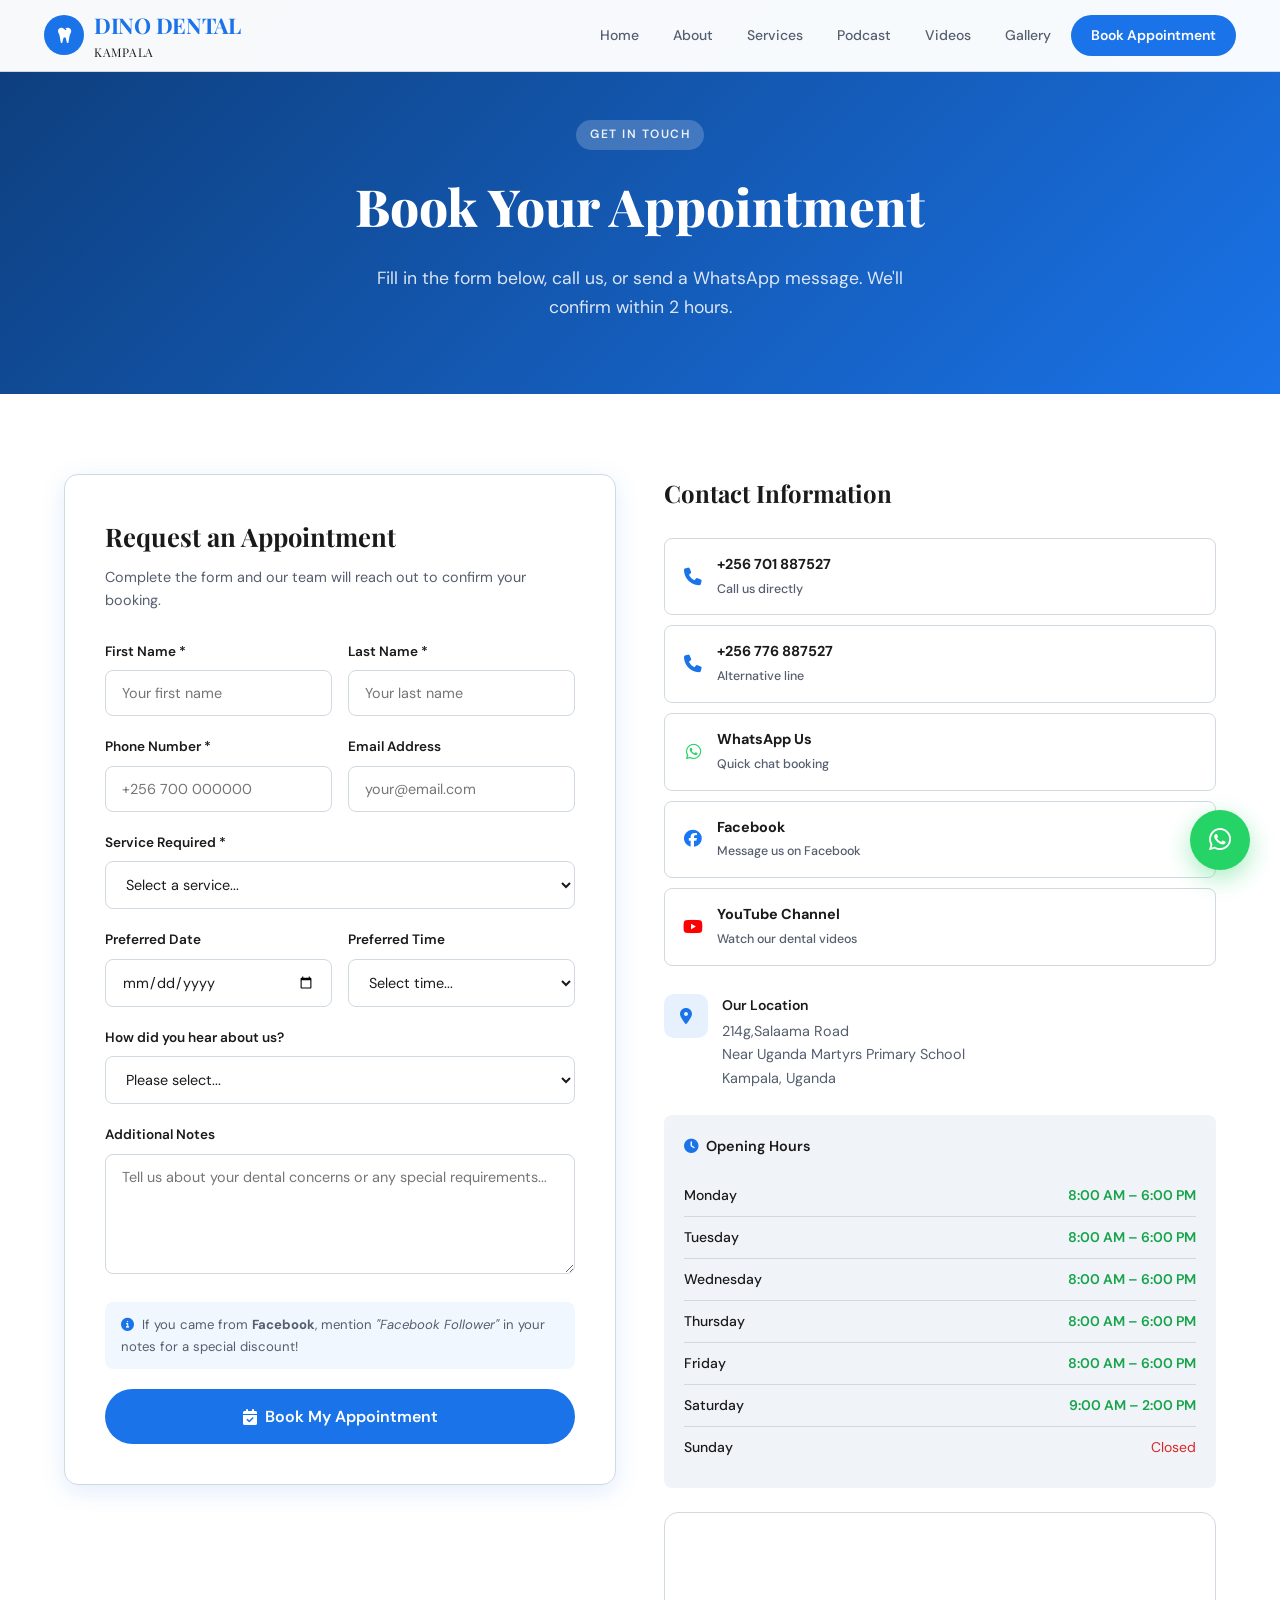
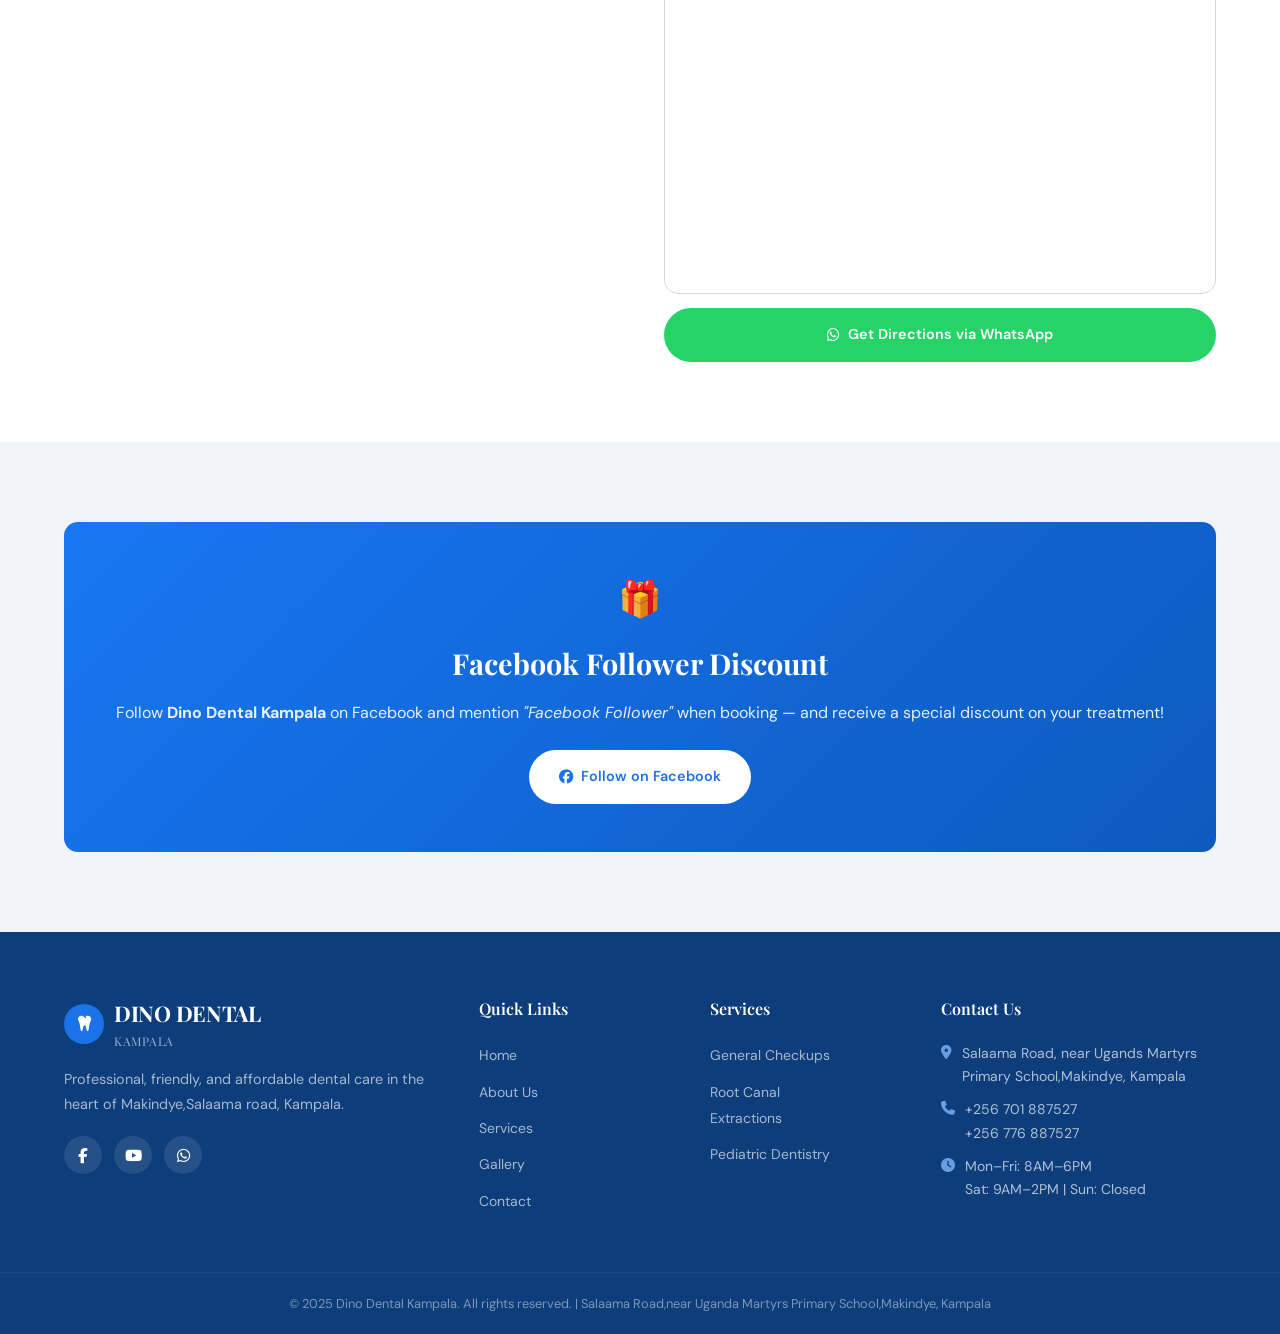
<file: contact.html>
<!DOCTYPE html>
<html lang="en">
<head>
  <meta charset="UTF-8" />
  <meta name="viewport" content="width=device-width, initial-scale=1.0" />
  <title>Book Appointment — Dino Dental Kampala</title>
  <meta name="description" content="Book your dental appointment at Dino Dental Kampala. Call +256701887527, WhatsApp us, or fill in our online form. Delta House, Katwe, Kampala." />
  <link rel="canonical" href="https://xtremecloud7-prog.github.io/dino-dentist/contact.html" />
  <link rel="preconnect" href="https://fonts.googleapis.com" /><link rel="preconnect" href="https://fonts.gstatic.com" crossorigin />
  <link href="https://fonts.googleapis.com/css2?family=Playfair+Display:wght@400;600;700;800&family=DM+Sans:wght@300;400;500;600&display=swap" rel="stylesheet" />
  <link rel="stylesheet" href="https://cdnjs.cloudflare.com/ajax/libs/font-awesome/6.5.0/css/all.min.css" />
  <link rel="stylesheet" href="style.css" />
  <style>
    .contact-form-card {
      background: white; border-radius: var(--radius);
      padding: 40px; border: 1px solid var(--border);
      box-shadow: var(--shadow-md);
    }
    .contact-form-card h2 {
      font-family: var(--font-head); font-size: 1.6rem;
      margin-bottom: 8px;
    }
    .contact-form-card > p {
      color: var(--text-light); font-size: 0.9rem;
      margin-bottom: 28px;
    }
    .form-row { display: grid; grid-template-columns: 1fr 1fr; gap: 16px; }
    #form-success {
      display: none; background: #dcfce7; border: 1.5px solid #86efac;
      border-radius: var(--radius-sm); padding: 16px 20px;
      color: #166534; font-size: 0.9rem; margin-bottom: 16px;
    }
    #form-success i { margin-right: 8px; }
    .hours-table { width: 100%; border-collapse: collapse; margin-top: 16px; }
    .hours-table tr td { padding: 9px 0; font-size: 0.875rem; border-bottom: 1px solid var(--border); }
    .hours-table tr:last-child td { border-bottom: none; }
    .hours-table td:first-child { color: var(--text); font-weight: 500; }
    .hours-table td:last-child { color: var(--text-light); text-align: right; }
    .hours-open { color: #16a34a !important; font-weight: 600 !important; }
    .hours-closed { color: #dc2626 !important; }
    .quick-contact-btns { display: flex; flex-direction: column; gap: 10px; margin-bottom: 28px; }
    .quick-contact-btn {
      display: flex; align-items: center; gap: 14px;
      padding: 14px 18px; border-radius: var(--radius-sm);
      border: 1.5px solid var(--border); color: var(--text);
      font-weight: 500; font-size: 0.9rem; transition: all var(--transition);
      background: white;
    }
    .quick-contact-btn:hover { border-color: var(--blue); color: var(--blue); background: rgba(26,115,232,0.04); transform: translateX(4px); }
    .quick-contact-btn i { font-size: 1.1rem; width: 20px; text-align: center; }
    .quick-contact-btn.whatsapp:hover { border-color: var(--whatsapp); color: var(--whatsapp); background: rgba(37,211,102,0.04); }
    .quick-contact-btn.facebook:hover { border-color: #1877F2; color: #1877F2; background: rgba(24,119,242,0.04); }
    .quick-contact-btn.youtube:hover { border-color: #FF0000; color: #FF0000; background: rgba(255,0,0,0.04); }
    @media(max-width:600px){ .form-row { grid-template-columns: 1fr; } }
  </style>
</head>
<body>

<nav class="navbar">
  <div class="nav-container">
    <a href="index.html" class="nav-logo"><div class="logo-icon"><i class="fas fa-tooth"></i></div><div>DINO DENTAL<span>Kampala</span></div></a>
    <div class="nav-links">
      <a href="index.html">Home</a><a href="about.html">About</a><a href="services.html">Services</a>
      <a href="podcast.html">Podcast</a><a href="videos.html">Videos</a><a href="gallery.html">Gallery</a>
      <a href="contact.html" class="nav-cta active">Book Appointment</a>
    </div>
    <button class="hamburger" id="hamburger"><span></span><span></span><span></span></button>
  </div>
</nav>
<div class="mobile-menu" id="mobileMenu">
  <a href="index.html">Home</a><a href="about.html">About</a><a href="services.html">Services</a>
  <a href="podcast.html">Podcast</a><a href="videos.html">Videos</a><a href="gallery.html">Gallery</a>
  <a href="contact.html">📅 Book Appointment</a>
</div>

<!-- HERO -->
<section class="page-hero">
  <div class="container fade-in-up">
    <div class="section-label" style="color:rgba(255,255,255,0.9);background:rgba(255,255,255,0.2)">Get in Touch</div>
    <h1>Book Your Appointment</h1>
    <p>Fill in the form below, call us, or send a WhatsApp message. We'll confirm within 2 hours.</p>
  </div>
</section>

<!-- CONTACT SECTION -->
<section class="section">
  <div class="container">
    <div class="contact-grid">

      <!-- BOOKING FORM -->
      <div class="contact-form-card reveal">
        <h2>Request an Appointment</h2>
        <p>Complete the form and our team will reach out to confirm your booking.</p>

        <div id="form-success">
          <i class="fas fa-check-circle"></i>
          <strong>Thank you!</strong> We'll contact you within 2 hours to confirm your appointment.
        </div>

        <form id="contactForm" novalidate>
          <div class="form-row">
            <div class="form-group">
              <label for="firstName">First Name *</label>
              <input type="text" id="firstName" name="firstName" placeholder="Your first name" required />
            </div>
            <div class="form-group">
              <label for="lastName">Last Name *</label>
              <input type="text" id="lastName" name="lastName" placeholder="Your last name" required />
            </div>
          </div>

          <div class="form-row">
            <div class="form-group">
              <label for="phone">Phone Number *</label>
              <input type="tel" id="phone" name="phone" placeholder="+256 700 000000" required />
            </div>
            <div class="form-group">
              <label for="email">Email Address</label>
              <input type="email" id="email" name="email" placeholder="your@email.com" />
            </div>
          </div>

          <div class="form-group">
            <label for="service">Service Required *</label>
            <select id="service" name="service" required>
              <option value="" disabled selected>Select a service...</option>
              <option value="checkup">General Checkup & Cleaning</option>
            
              <option value="extraction">Tooth Extraction</option>
              <option value="rootcanal">Root Canal Therapy</option>
              <option value="bridge">Dental Bridge</option>
              <option value="pediatric">Pediatric Dentistry (Children)</option>
              <option value="other">Other / Not Sure</option>
            </select>
          </div>

          <div class="form-row">
            <div class="form-group">
              <label for="preferredDate">Preferred Date</label>
              <input type="date" id="preferredDate" name="preferredDate" />
            </div>
            <div class="form-group">
              <label for="preferredTime">Preferred Time</label>
              <select id="preferredTime" name="preferredTime">
                <option value="" disabled selected>Select time...</option>
                <option value="morning">Morning (8AM – 12PM)</option>
                <option value="afternoon">Afternoon (12PM – 4PM)</option>
                <option value="evening">Late Afternoon (4PM – 6PM)</option>
              </select>
            </div>
          </div>

          <div class="form-group">
            <label for="referral">How did you hear about us?</label>
            <select id="referral" name="referral">
              <option value="" disabled selected>Please select...</option>
              <option value="google">Google Search</option>
              <option value="facebook">Facebook</option>
              <option value="youtube">YouTube</option>
              <option value="friend">Friend / Family Referral</option>
              <option value="walked">Walked Past the Clinic</option>
              <option value="other">Other</option>
            </select>
          </div>

          <div class="form-group">
            <label for="message">Additional Notes</label>
            <textarea id="message" name="message" placeholder="Tell us about your dental concerns or any special requirements..."></textarea>
          </div>

          <div style="background:rgba(26,115,232,0.06);border-radius:var(--radius-sm);padding:12px 16px;margin-bottom:20px;font-size:0.82rem;color:var(--text-light)">
            <i class="fas fa-info-circle" style="color:var(--blue)"></i>
            &nbsp;If you came from <strong>Facebook</strong>, mention <em>"Facebook Follower"</em> in your notes for a special discount!
          </div>

          <button type="submit" class="btn btn-primary" style="width:100%;justify-content:center;font-size:1rem;padding:15px">
            <i class="fas fa-calendar-check"></i> Book My Appointment
          </button>
        </form>
      </div>

      <!-- CONTACT INFO PANEL -->
      <div class="reveal delay-2">
        <h2 style="font-family:var(--font-head);font-size:1.5rem;margin-bottom:24px">Contact Information</h2>

        <div class="quick-contact-btns">
          <a href="tel:+256701887527" class="quick-contact-btn">
            <i class="fas fa-phone" style="color:var(--blue)"></i>
            <div><strong>+256 701 887527</strong><br><span style="font-size:0.78rem;color:var(--text-light)">Call us directly</span></div>
          </a>
          <a href="tel:+256776887527" class="quick-contact-btn">
            <i class="fas fa-phone" style="color:var(--blue)"></i>
            <div><strong>+256 776 887527</strong><br><span style="font-size:0.78rem;color:var(--text-light)">Alternative line</span></div>
          </a>
          <a href="https://wa.me/256701887527?text=Hi%20Dino%20Dental!%20I'd%20like%20to%20book%20an%20appointment." target="_blank" class="quick-contact-btn whatsapp">
            <i class="fab fa-whatsapp" style="color:var(--whatsapp)"></i>
            <div><strong>WhatsApp Us</strong><br><span style="font-size:0.78rem;color:var(--text-light)">Quick chat booking</span></div>
          </a>
          <a href="https://m.facebook.com/dentaldino/" target="_blank" class="quick-contact-btn facebook">
            <i class="fab fa-facebook" style="color:#1877F2"></i>
            <div><strong>Facebook</strong><br><span style="font-size:0.78rem;color:var(--text-light)">Message us on Facebook</span></div>
          </a>
          <a href="https://www.youtube.com/@dinodentalkampala4613" target="_blank" class="quick-contact-btn youtube">
            <i class="fab fa-youtube" style="color:#FF0000"></i>
            <div><strong>YouTube Channel</strong><br><span style="font-size:0.78rem;color:var(--text-light)">Watch our dental videos</span></div>
          </a>
        </div>

        <!-- Address -->
        <div class="contact-info-item">
          <div class="contact-info-icon"><i class="fas fa-map-marker-alt"></i></div>
          <div>
            <h4>Our Location</h4>
            <p> 214g,Salaama Road <br>Near Uganda Martyrs Primary School <br> Kampala, Uganda</p>
          </div>
        </div>

        <!-- Hours -->
        <div style="background:var(--bg-light);border-radius:var(--radius-sm);padding:20px;margin-bottom:24px">
          <h4 style="font-weight:600;font-size:0.9rem;margin-bottom:2px"><i class="fas fa-clock" style="color:var(--blue);margin-right:8px"></i>Opening Hours</h4>
          <table class="hours-table">
            <tr><td>Monday</td><td class="hours-open">8:00 AM – 6:00 PM</td></tr>
            <tr><td>Tuesday</td><td class="hours-open">8:00 AM – 6:00 PM</td></tr>
            <tr><td>Wednesday</td><td class="hours-open">8:00 AM – 6:00 PM</td></tr>
            <tr><td>Thursday</td><td class="hours-open">8:00 AM – 6:00 PM</td></tr>
            <tr><td>Friday</td><td class="hours-open">8:00 AM – 6:00 PM</td></tr>
            <tr><td>Saturday</td><td class="hours-open">9:00 AM – 2:00 PM</td></tr>
            <tr><td>Sunday</td><td class="hours-closed">Closed</td></tr>
          </table>
        </div>

        <!-- Map -->
        <div class="map-container">
          <iframe
            src="https://www.google.com/maps/embed?pb=!1m18!1m12!1m3!1d3989.757!2d32.5724!3d0.3015!2m3!1f0!2f0!3f0!3m2!1i1024!2i768!4f13.1!3m3!1m2!1s0x177dbbf0e25f24b7%3A0x0!2zMCoxOMKwMTgnMDUuNiJOIDMywyo0Myc0MS42IkU!5e0!3m2!1sen!2sug!4v1"
            loading="lazy"
            referrerpolicy="no-referrer-when-downgrade"
            title="Dino Dental Kampala — Salaama Road, Makindye">
          </iframe>
        </div>

        <a href="https://wa.me/256701887527?text=Hi%20Dino%20Dental!%20I%20need%20directions%20to%20your%20clinic." target="_blank" class="btn btn-whatsapp" style="width:100%;justify-content:center;margin-top:14px">
          <i class="fab fa-whatsapp"></i> Get Directions via WhatsApp
        </a>
      </div>

    </div>
  </div>
</section>

<!-- FACEBOOK OFFER REMINDER -->
<section class="section section-alt">
  <div class="container reveal">
    <div class="fb-banner">
      <div style="font-size:2.2rem;margin-bottom:12px">🎁</div>
      <h3>Facebook Follower Discount</h3>
      <p>Follow <strong>Dino Dental Kampala</strong> on Facebook and mention <em>"Facebook Follower"</em> when booking — and receive a special discount on your treatment!</p>
      <div style="display:flex;gap:14px;justify-content:center;flex-wrap:wrap;margin-top:24px">
        <a href="https://m.facebook.com/dentaldino/" target="_blank" class="btn btn-white"><i class="fab fa-facebook"></i> Follow on Facebook</a>
      </div>
    </div>
  </div>
</section>

<footer class="footer">
  <div class="container">
    <div class="footer-grid">
      <div class="footer-brand">
        <a href="index.html" class="nav-logo" style="display:inline-flex;margin-bottom:16px"><div class="logo-icon"><i class="fas fa-tooth"></i></div><div>DINO DENTAL<span>Kampala</span></div></a>
        <p>Professional, friendly, and affordable dental care in the heart of Makindye,Salaama road, Kampala.</p>
        <div class="social-icons">
          <a href="https://m.facebook.com/dentaldino/" target="_blank" class="social-icon"><i class="fab fa-facebook-f"></i></a>
          <a href="https://www.youtube.com/@dinodentalkampala4613" target="_blank" class="social-icon"><i class="fab fa-youtube"></i></a>
          <a href="https://wa.me/256701887527" target="_blank" class="social-icon"><i class="fab fa-whatsapp"></i></a>
        </div>
      </div>
      <div><h4>Quick Links</h4><ul><li><a href="index.html">Home</a></li><li><a href="about.html">About Us</a></li><li><a href="services.html">Services</a></li><li><a href="gallery.html">Gallery</a></li><li><a href="contact.html">Contact</a></li></ul></div>
      <div><h4>Services</h4><ul><li><a href="services.html">General Checkups</a></li><li></li><a href="services.html">Root Canal</a></li><li><a href="services.html">Extractions</a></li><li><a href="services.html">Pediatric Dentistry</a></li></ul></div>
      <div><h4>Contact Us</h4><ul class="footer-contact"><li><i class="fas fa-map-marker-alt"></i><span>Salaama Road, near Ugands Martyrs Primary School,Makindye, Kampala</span></li><li><i class="fas fa-phone"></i><span>+256 701 887527<br>+256 776 887527</span></li><li><i class="fas fa-clock"></i><span>Mon–Fri: 8AM–6PM<br>Sat: 9AM–2PM | Sun: Closed</span></li></ul></div>
    </div>
  </div>
  <div class="footer-bottom"><div class="container"><p>&copy; 2025 Dino Dental Kampala. All rights reserved. | Salaama Road,near Uganda Martyrs Primary School,Makindye, Kampala</p></div></div>
</footer>

<a href="https://wa.me/256701887527?text=Hi%20Dino%20Dental!%20I'd%20like%20to%20book%20an%20appointment." target="_blank" class="whatsapp-float"><i class="fab fa-whatsapp"></i></a>
<button class="scroll-top" id="scrollTop"><i class="fas fa-chevron-up"></i></button>
<script src="main.js"></script>
<script>
  // Set minimum date to today
  const dateInput = document.getElementById('preferredDate');
  if (dateInput) {
    const today = new Date().toISOString().split('T')[0];
    dateInput.setAttribute('min', today);
  }
</script>
</body>
</html>
</file>
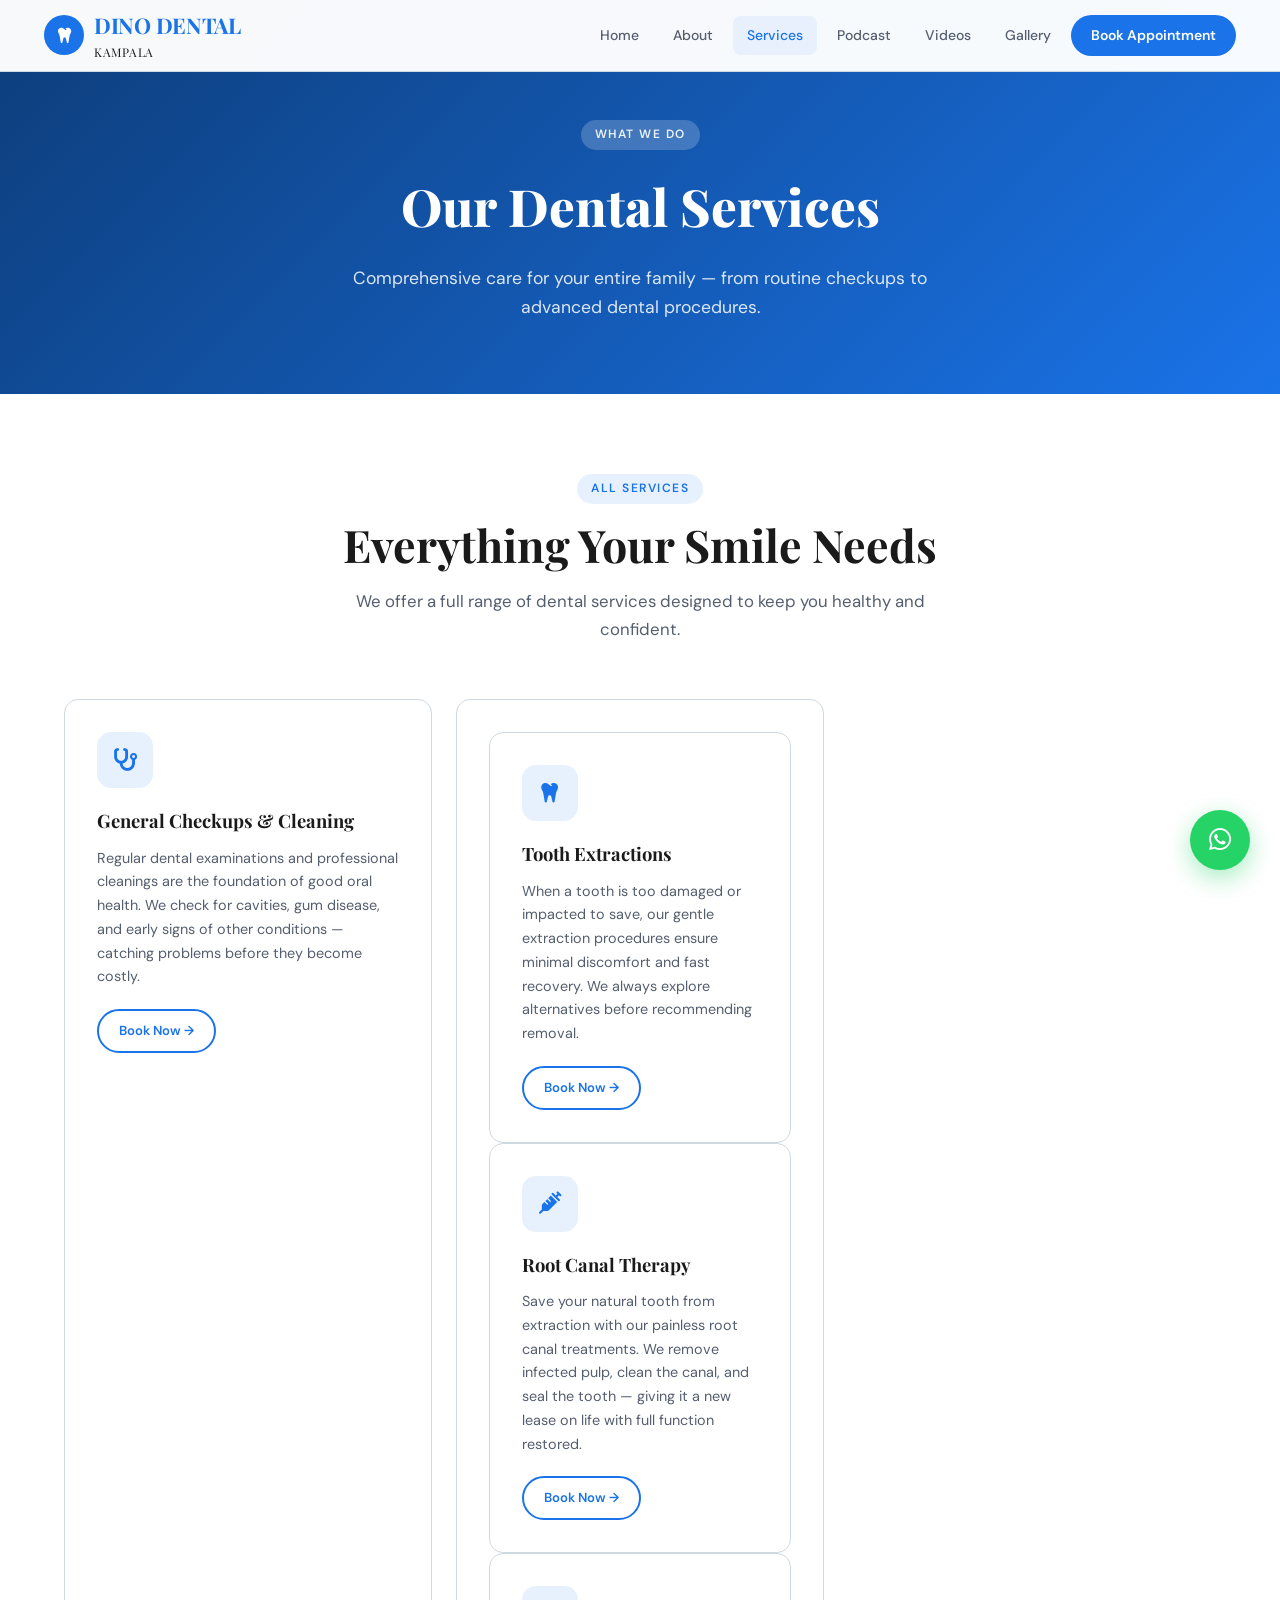
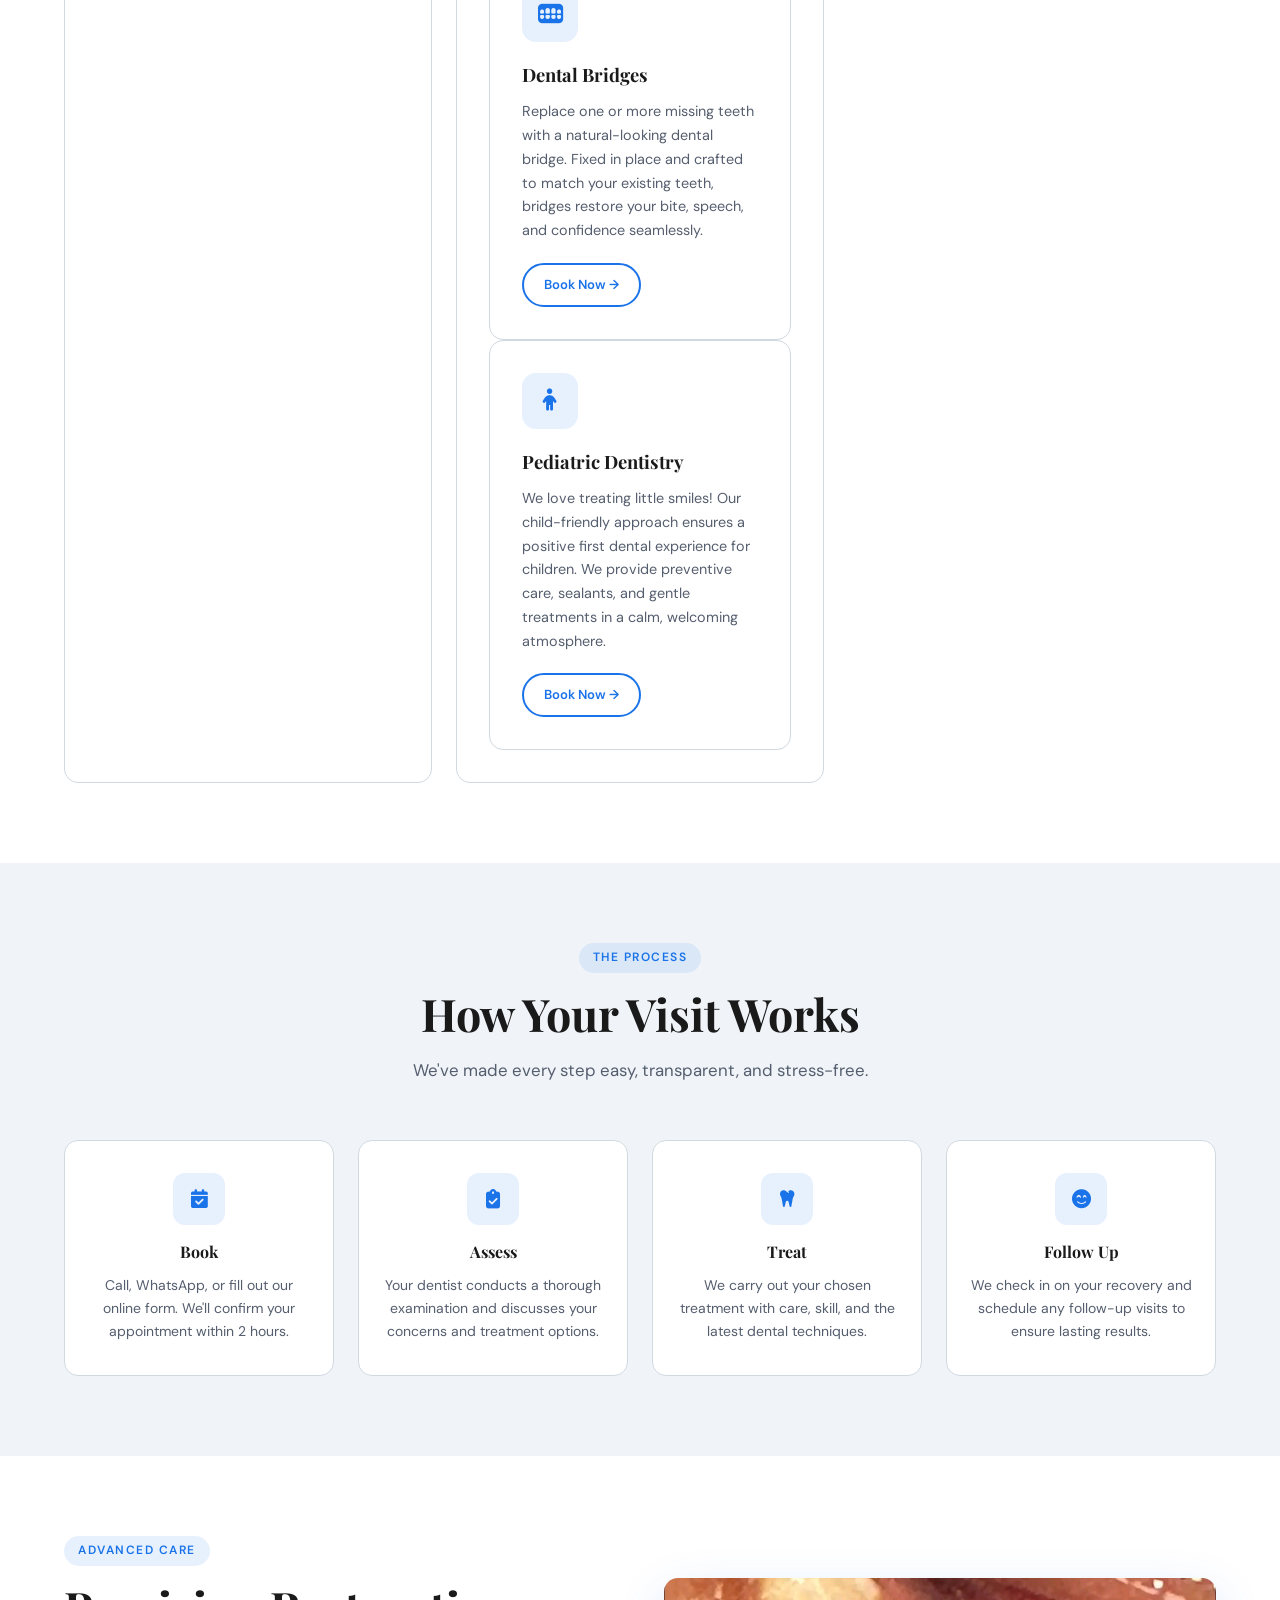
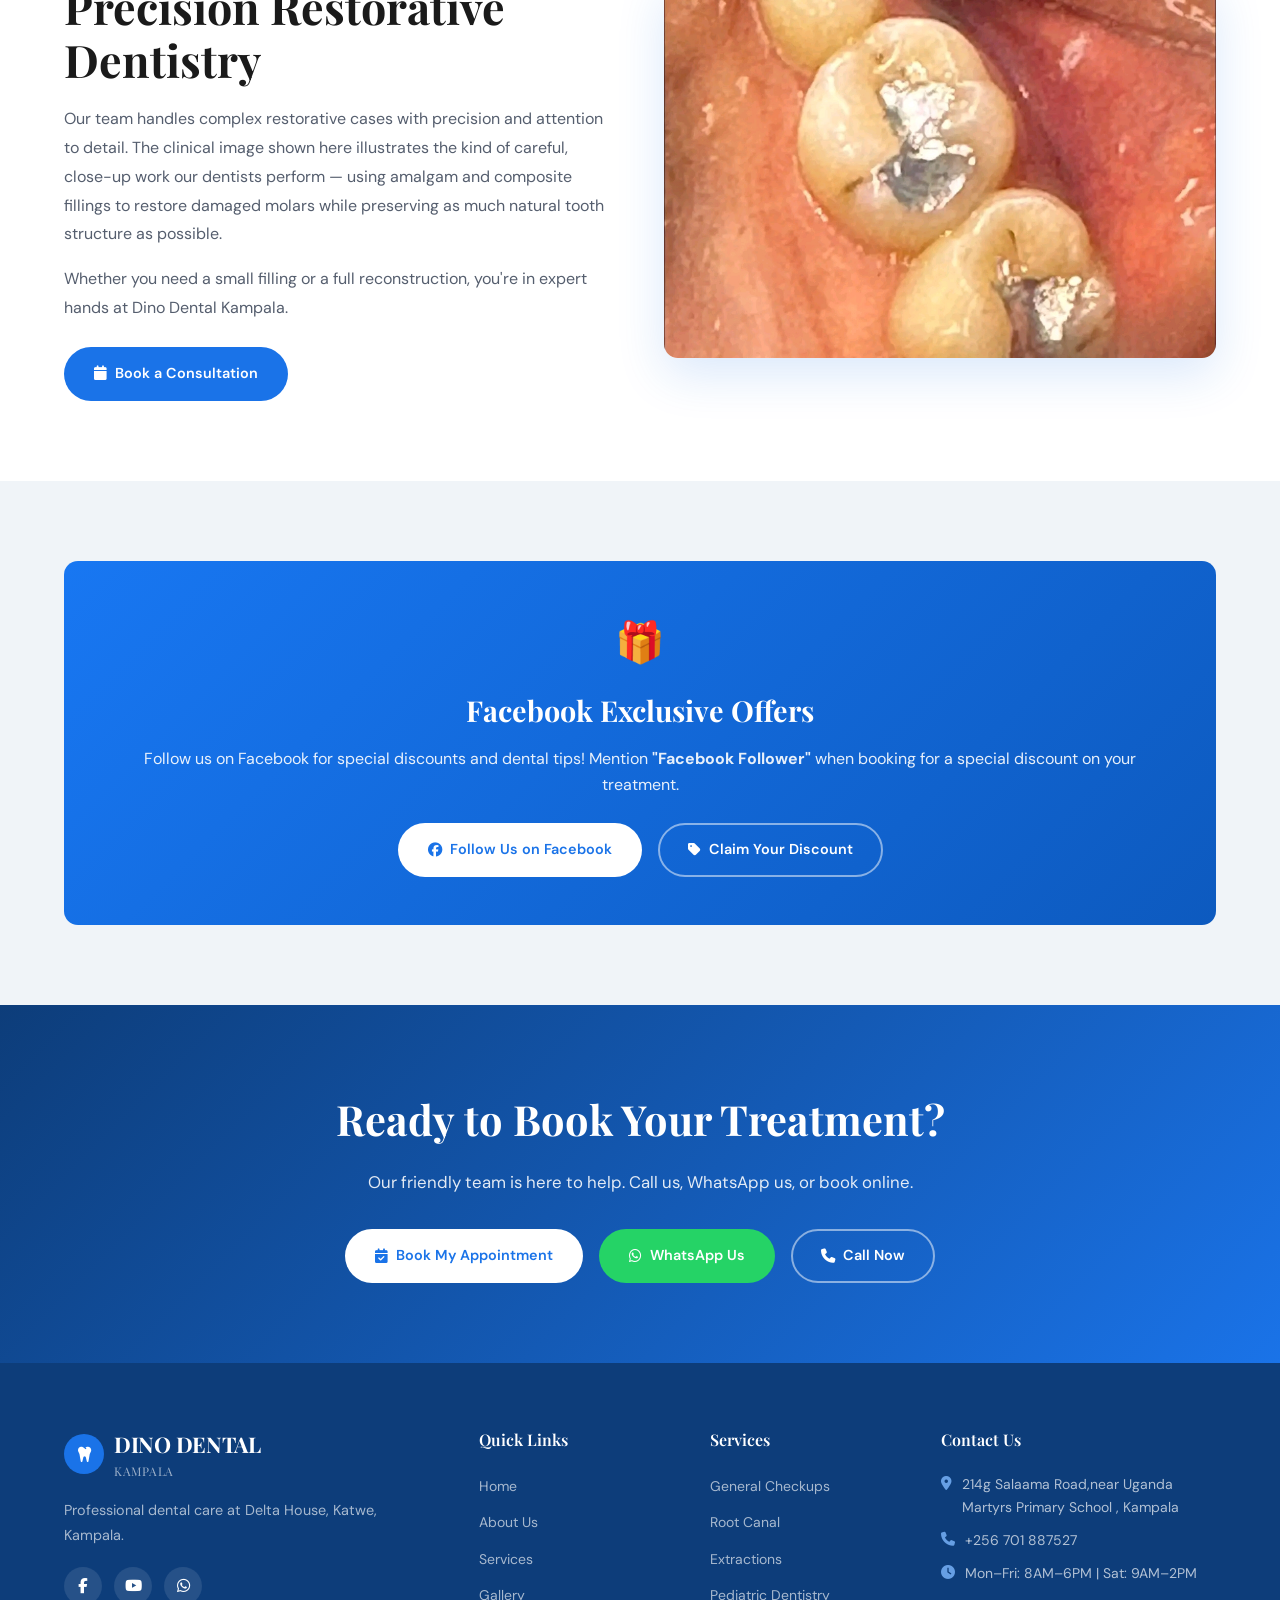
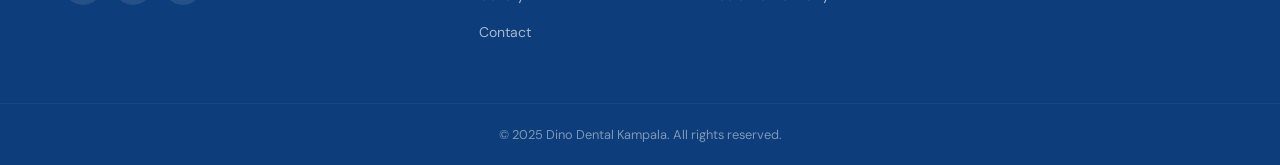
<file: services.html>
<!DOCTYPE html>
<html lang="en">
<head>
  <meta charset="UTF-8" />
  <meta name="viewport" content="width=device-width, initial-scale=1.0" />
  <title>Our Services — Dino Dental Kampala</title>
  <meta name="description" content="Explore all dental services at Dino Dental Kampala: general checkups, teeth whitening, root canal, extractions, bridges, and pediatric dentistry." />
  <link rel="canonical" href="https://xtremecloud7-prog.github.io/dino-dentist/services.html" />
  <link rel="preconnect" href="https://fonts.googleapis.com" /><link rel="preconnect" href="https://fonts.gstatic.com" crossorigin />
  <link href="https://fonts.googleapis.com/css2?family=Playfair+Display:wght@400;600;700;800&family=DM+Sans:wght@300;400;500;600&display=swap" rel="stylesheet" />
  <link rel="stylesheet" href="https://cdnjs.cloudflare.com/ajax/libs/font-awesome/6.5.0/css/all.min.css" />
  <link rel="stylesheet" href="style.css" />
  <style>
    .process-steps { display:grid; grid-template-columns:repeat(4,1fr); gap:24px; counter-reset:step; }
    .process-step { text-align:center; padding:32px 20px; background:white; border-radius:var(--radius); border:1px solid var(--border); position:relative; }
    .process-step::before { counter-increment:step; content:counter(step,"0"); font-family:var(--font-head); font-size:3rem; font-weight:800; color:rgba(26,115,232,0.08); position:absolute; top:16px; right:20px; line-height:1; }
    .process-icon { width:52px;height:52px;background:rgba(26,115,232,0.1);border-radius:12px;display:flex;align-items:center;justify-content:center;color:var(--blue);font-size:1.2rem;margin:0 auto 14px; }
    .process-step h4 { font-family:var(--font-head);margin-bottom:8px; }
    .process-step p { font-size:0.875rem;color:var(--text-light); }
    .service-detail { display:grid;grid-template-columns:1fr 1fr;gap:48px;align-items:center;margin-bottom:64px; }
    .service-detail:nth-child(even) { direction:rtl; }
    .service-detail:nth-child(even) > * { direction:ltr; }
    .service-detail-img { border-radius:var(--radius);overflow:hidden;box-shadow:var(--shadow-md); }
    .service-detail-img img { width:100%;height:340px;object-fit:cover; }
    @media(max-width:900px){.process-steps{grid-template-columns:repeat(2,1fr)}.service-detail{grid-template-columns:1fr}.service-detail:nth-child(even){direction:ltr}}
    @media(max-width:600px){.process-steps{grid-template-columns:1fr}}
  </style>
</head>
<body>

<nav class="navbar">
  <div class="nav-container">
    <a href="index.html" class="nav-logo"><div class="logo-icon"><i class="fas fa-tooth"></i></div><div>DINO DENTAL<span>Kampala</span></div></a>
    <div class="nav-links">
      <a href="index.html">Home</a><a href="about.html">About</a><a href="services.html" class="active">Services</a>
      <a href="podcast.html">Podcast</a><a href="videos.html">Videos</a><a href="gallery.html">Gallery</a>
      <a href="contact.html" class="nav-cta">Book Appointment</a>
    </div>
    <button class="hamburger" id="hamburger"><span></span><span></span><span></span></button>
  </div>
</nav>
<div class="mobile-menu" id="mobileMenu">
  <a href="index.html">Home</a><a href="about.html">About</a><a href="services.html">Services</a>
  <a href="podcast.html">Podcast</a><a href="videos.html">Videos</a><a href="gallery.html">Gallery</a>
  <a href="contact.html">📅 Book Appointment</a>
</div>

<section class="page-hero">
  <div class="container fade-in-up">
    <div class="section-label" style="color:rgba(255,255,255,0.9);background:rgba(255,255,255,0.2)">What We Do</div>
    <h1>Our Dental Services</h1>
    <p>Comprehensive care for your entire family — from routine checkups to advanced dental procedures.</p>
  </div>
</section>

<!-- SERVICES GRID -->
<section class="section">
  <div class="container">
    <div class="section-header reveal">
      <div class="section-label">All Services</div>
      <h2 class="section-title">Everything Your Smile Needs</h2>
      <p class="section-desc">We offer a full range of dental services designed to keep you healthy and confident.</p>
    </div>
    <div class="services-grid">
      <div class="service-card reveal delay-1">
        <div class="service-icon"><i class="fas fa-stethoscope"></i></div>
        <h3>General Checkups & Cleaning</h3>
        <p>Regular dental examinations and professional cleanings are the foundation of good oral health. We check for cavities, gum disease, and early signs of other conditions — catching problems before they become costly.</p>
        <a href="contact.html" class="btn btn-outline" style="margin-top:20px;font-size:0.82rem;padding:9px 20px">Book Now →</a>
      </div>
      <div class="service-card reveal delay-2">
      
      <div class="service-card reveal delay-3">
        <div class="service-icon"><i class="fas fa-tooth"></i></div>
        <h3>Tooth Extractions</h3>
        <p>When a tooth is too damaged or impacted to save, our gentle extraction procedures ensure minimal discomfort and fast recovery. We always explore alternatives before recommending removal.</p>
        <a href="contact.html" class="btn btn-outline" style="margin-top:20px;font-size:0.82rem;padding:9px 20px">Book Now →</a>
      </div>
      <div class="service-card reveal delay-1">
        <div class="service-icon"><i class="fas fa-syringe"></i></div>
        <h3>Root Canal Therapy</h3>
        <p>Save your natural tooth from extraction with our painless root canal treatments. We remove infected pulp, clean the canal, and seal the tooth — giving it a new lease on life with full function restored.</p>
        <a href="contact.html" class="btn btn-outline" style="margin-top:20px;font-size:0.82rem;padding:9px 20px">Book Now →</a>
      </div>
      <div class="service-card reveal delay-2">
        <div class="service-icon"><i class="fas fa-teeth"></i></div>
        <h3>Dental Bridges</h3>
        <p>Replace one or more missing teeth with a natural-looking dental bridge. Fixed in place and crafted to match your existing teeth, bridges restore your bite, speech, and confidence seamlessly.</p>
        <a href="contact.html" class="btn btn-outline" style="margin-top:20px;font-size:0.82rem;padding:9px 20px">Book Now →</a>
      </div>
      <div class="service-card reveal delay-3">
        <div class="service-icon"><i class="fas fa-child"></i></div>
        <h3>Pediatric Dentistry</h3>
        <p>We love treating little smiles! Our child-friendly approach ensures a positive first dental experience for children. We provide preventive care, sealants, and gentle treatments in a calm, welcoming atmosphere.</p>
        <a href="contact.html" class="btn btn-outline" style="margin-top:20px;font-size:0.82rem;padding:9px 20px">Book Now →</a>
      </div>
    </div>
  </div>
</section>

<!-- HOW IT WORKS -->
<section class="section section-alt">
  <div class="container">
    <div class="section-header reveal">
      <div class="section-label">The Process</div>
      <h2 class="section-title">How Your Visit Works</h2>
      <p class="section-desc">We've made every step easy, transparent, and stress-free.</p>
    </div>
    <div class="process-steps">
      <div class="process-step reveal delay-1">
        <div class="process-icon"><i class="fas fa-calendar-check"></i></div>
        <h4>Book</h4>
        <p>Call, WhatsApp, or fill out our online form. We'll confirm your appointment within 2 hours.</p>
      </div>
      <div class="process-step reveal delay-2">
        <div class="process-icon"><i class="fas fa-clipboard-check"></i></div>
        <h4>Assess</h4>
        <p>Your dentist conducts a thorough examination and discusses your concerns and treatment options.</p>
      </div>
      <div class="process-step reveal delay-3">
        <div class="process-icon"><i class="fas fa-tooth"></i></div>
        <h4>Treat</h4>
        <p>We carry out your chosen treatment with care, skill, and the latest dental techniques.</p>
      </div>
      <div class="process-step reveal delay-4">
        <div class="process-icon"><i class="fas fa-smile-beam"></i></div>
        <h4>Follow Up</h4>
        <p>We check in on your recovery and schedule any follow-up visits to ensure lasting results.</p>
      </div>
    </div>
  </div>
</section>

<!-- CLINICAL PHOTO -->
<section class="section">
  <div class="container">
    <div style="display:grid;grid-template-columns:1fr 1fr;gap:48px;align-items:center" class="reveal">
      <div>
        <div class="section-label">Advanced Care</div>
        <h2 class="section-title" style="text-align:left;margin-bottom:18px">Precision Restorative Dentistry</h2>
        <p style="color:var(--text-light);line-height:1.8;margin-bottom:16px">Our team handles complex restorative cases with precision and attention to detail. The clinical image shown here illustrates the kind of careful, close-up work our dentists perform — using amalgam and composite fillings to restore damaged molars while preserving as much natural tooth structure as possible.</p>
        <p style="color:var(--text-light);line-height:1.8;margin-bottom:24px">Whether you need a small filling or a full reconstruction, you're in expert hands at Dino Dental Kampala.</p>
        <a href="contact.html" class="btn btn-primary"><i class="fas fa-calendar"></i> Book a Consultation</a>
      </div>
      <div style="border-radius:var(--radius);overflow:hidden;box-shadow:var(--shadow-lg)">
        <img src="FB_IMG_17798977054116038.jpg" alt="Precision dental treatment at Dino Dental" style="width:100%;height:380px;object-fit:cover" loading="lazy" />
      </div>
    </div>
  </div>
</section>

<!-- FACEBOOK OFFERS -->
<section class="section section-alt">
  <div class="container reveal">
    <div class="fb-banner">
      <div style="font-size:2.5rem;margin-bottom:12px">🎁</div>
      <h3>Facebook Exclusive Offers</h3>
      <p>Follow us on Facebook for special discounts and dental tips! Mention <strong>"Facebook Follower"</strong> when booking for a special discount on your treatment.</p>
      <div style="display:flex;gap:16px;justify-content:center;flex-wrap:wrap;margin-top:24px">
        <a href="https://m.facebook.com/dentaldino/" target="_blank" class="btn btn-white"><i class="fab fa-facebook"></i> Follow Us on Facebook</a>
        <a href="contact.html" class="btn btn-outline" style="border-color:rgba(255,255,255,0.5);color:white"><i class="fas fa-tag"></i> Claim Your Discount</a>
      </div>
    </div>
  </div>
</section>

<!-- BOTTOM CTA -->
<section class="section" style="background:linear-gradient(135deg,#0d3d7a,#1a73e8);color:white;text-align:center">
  <div class="container reveal">
    <h2 style="font-family:var(--font-head);font-size:clamp(1.8rem,4vw,2.6rem);margin-bottom:16px;color:white">Ready to Book Your Treatment?</h2>
    <p style="opacity:0.88;font-size:1.05rem;margin-bottom:32px">Our friendly team is here to help. Call us, WhatsApp us, or book online.</p>
    <div style="display:flex;gap:16px;justify-content:center;flex-wrap:wrap">
      <a href="contact.html" class="btn btn-white"><i class="fas fa-calendar-check"></i> Book My Appointment</a>
      <a href="https://wa.me/256701887527?text=Hi%20Dino%20Dental!%20I'd%20like%20to%20book%20an%20appointment." target="_blank" class="btn btn-whatsapp"><i class="fab fa-whatsapp"></i> WhatsApp Us</a>
      <a href="tel:+256701887527" class="btn btn-outline" style="border-color:rgba(255,255,255,0.5);color:white"><i class="fas fa-phone"></i> Call Now</a>
    </div>
  </div>
</section>

<footer class="footer">
  <div class="container">
    <div class="footer-grid">
      <div class="footer-brand"><a href="index.html" class="nav-logo" style="display:inline-flex;margin-bottom:16px"><div class="logo-icon"><i class="fas fa-tooth"></i></div><div>DINO DENTAL<span>Kampala</span></div></a><p>Professional dental care at Delta House, Katwe, Kampala.</p><div class="social-icons"><a href="https://m.facebook.com/dentaldino/" target="_blank" class="social-icon"><i class="fab fa-facebook-f"></i></a><a href="https://www.youtube.com/@dinodentalkampala4613" target="_blank" class="social-icon"><i class="fab fa-youtube"></i></a><a href="https://wa.me/256701887527" target="_blank" class="social-icon"><i class="fab fa-whatsapp"></i></a></div></div>
      <div><h4>Quick Links</h4><ul><li><a href="index.html">Home</a></li><li><a href="about.html">About Us</a></li><li><a href="services.html">Services</a></li><li><a href="gallery.html">Gallery</a></li><li><a href="contact.html">Contact</a></li></ul></div>
      <div><h4>Services</h4><ul><li><a href="services.html">General Checkups</a></li><li><a href="services.html">Root Canal</a></li><li><a href="services.html">Extractions</a></li><li><a href="services.html">Pediatric Dentistry</a></li></ul></div>
      <div><h4>Contact Us</h4><ul class="footer-contact"><li><i class="fas fa-map-marker-alt"></i><span>214g Salaama Road,near Uganda Martyrs Primary School , Kampala</span></li><li><i class="fas fa-phone"></i><span>+256 701 887527</span></li><li><i class="fas fa-clock"></i><span>Mon–Fri: 8AM–6PM | Sat: 9AM–2PM</span></li></ul></div>
    </div>
  </div>
  <div class="footer-bottom"><div class="container"><p>&copy; 2025 Dino Dental Kampala. All rights reserved.</p></div></div>
</footer>

<a href="https://wa.me/256701887527?text=Hi%20Dino%20Dental!%20I'd%20like%20to%20book%20an%20appointment." target="_blank" class="whatsapp-float"><i class="fab fa-whatsapp"></i></a>
<button class="scroll-top" id="scrollTop"><i class="fas fa-chevron-up"></i></button>
<script src="main.js"></script>
</body>
</html>
</file>
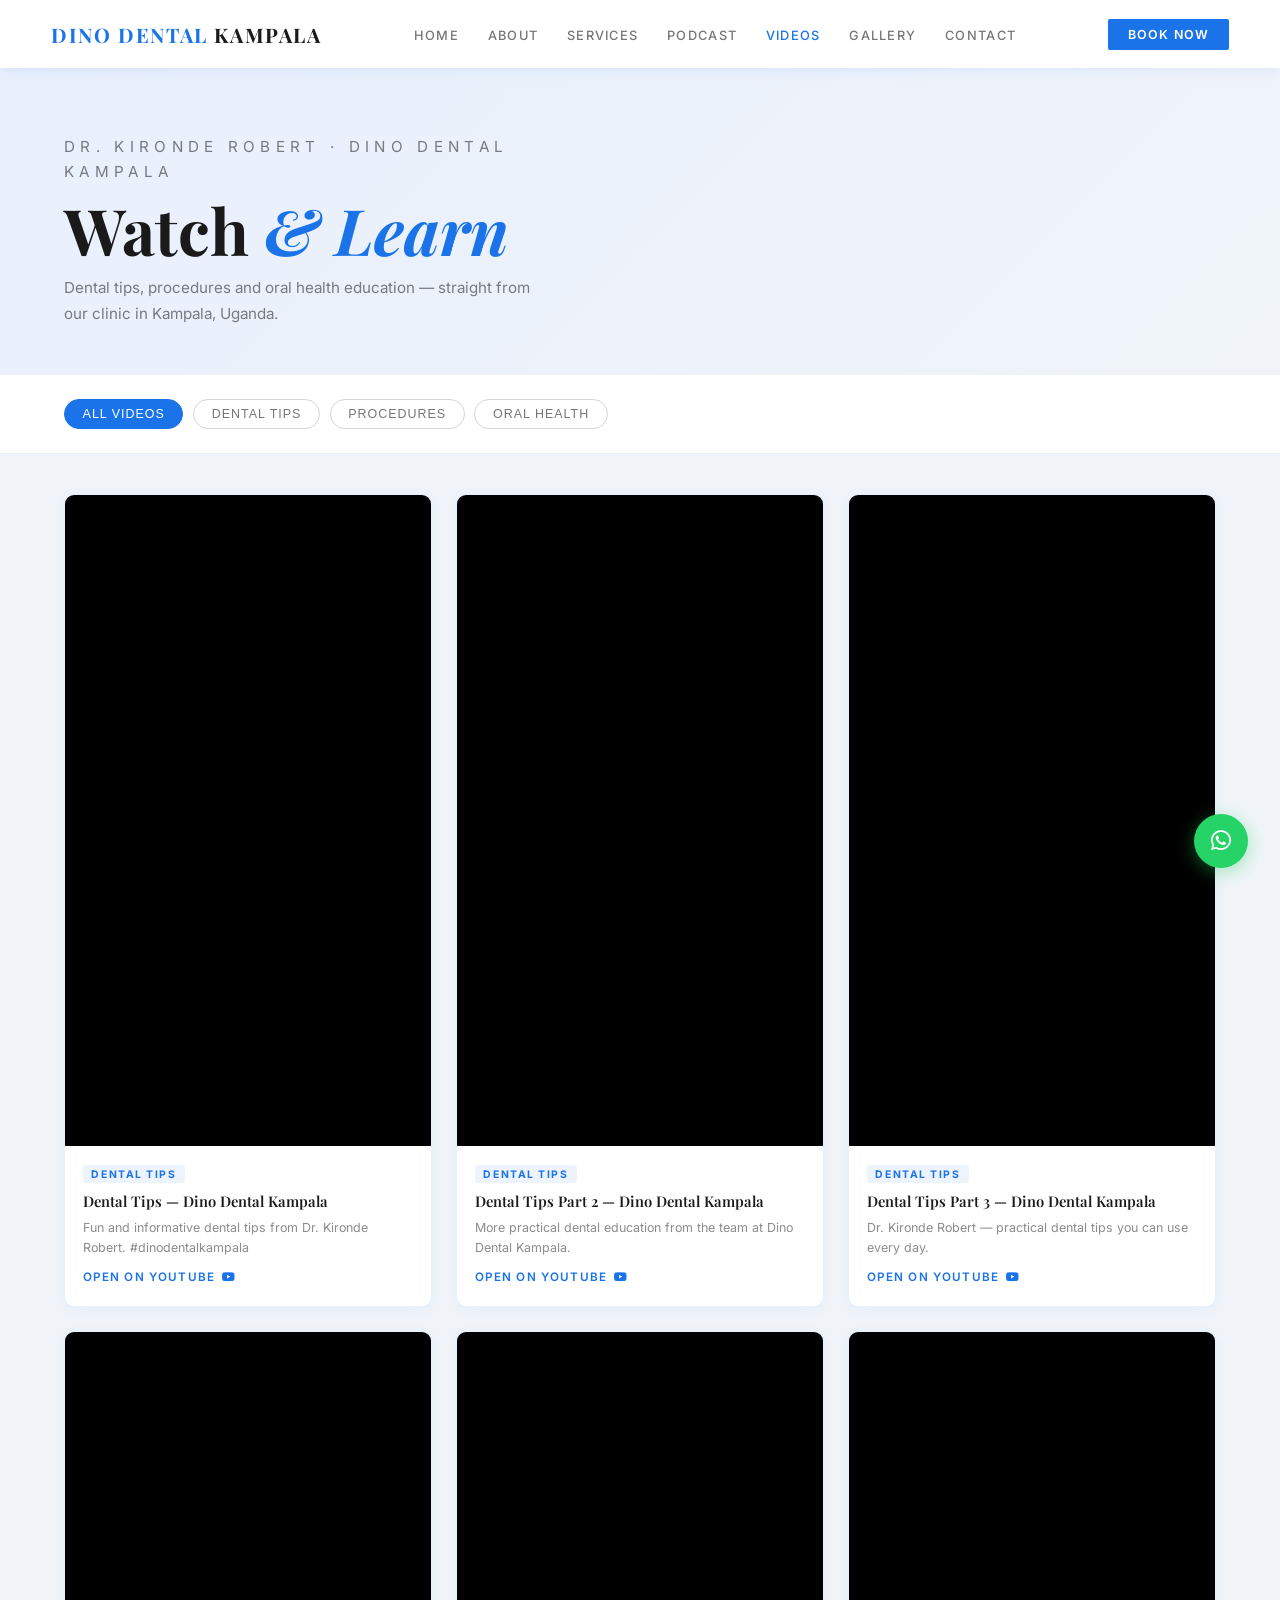
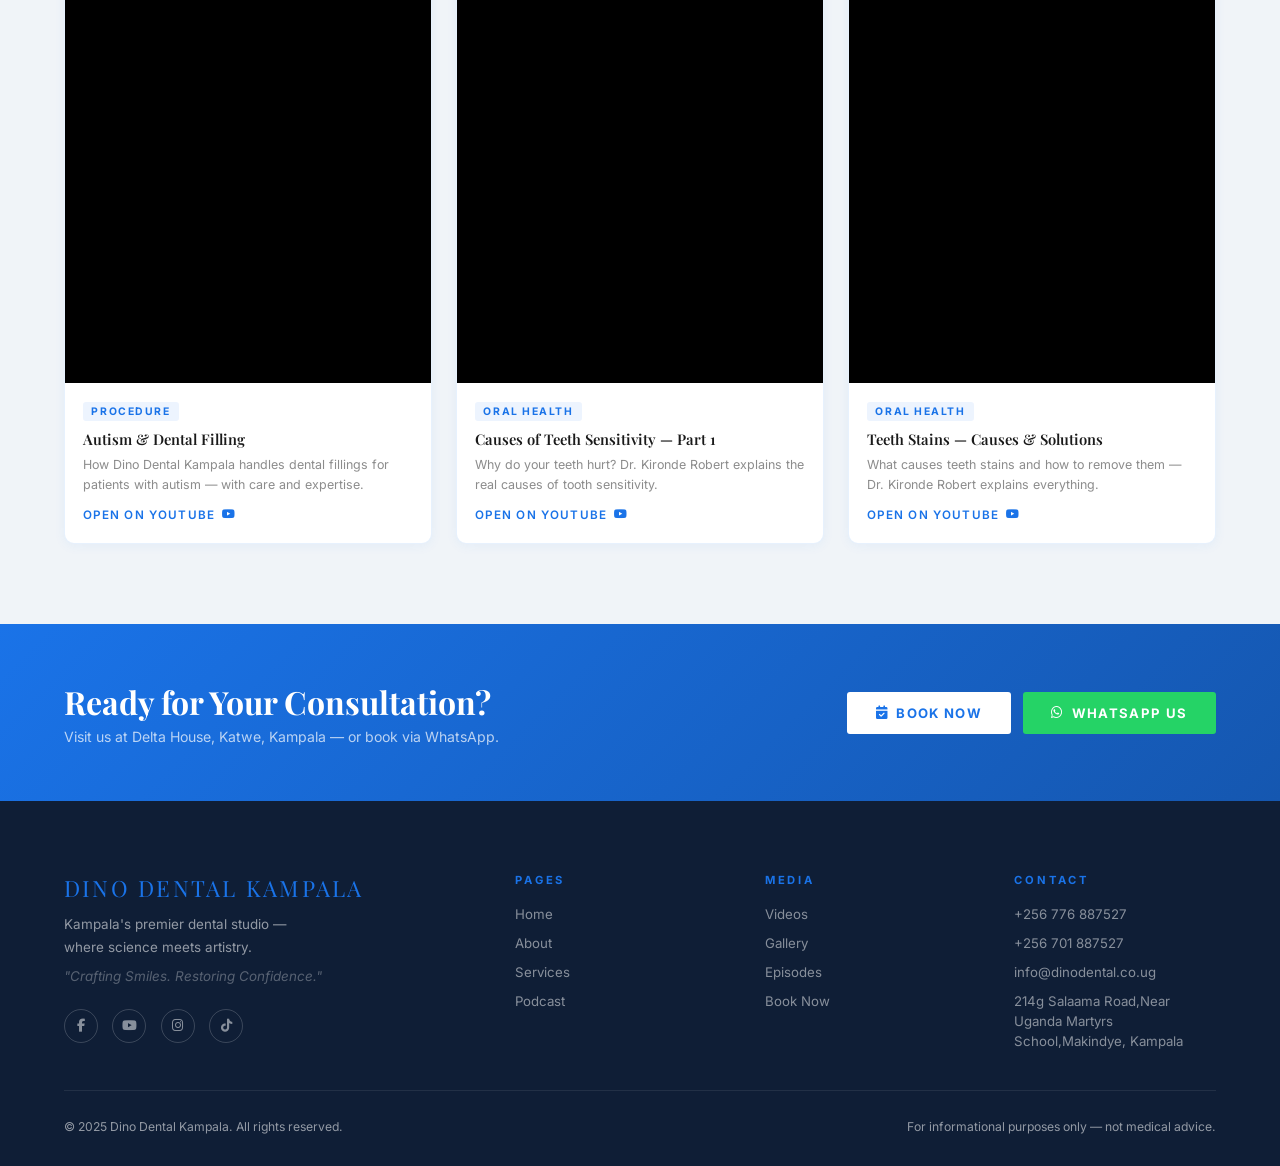
<file: videos.html>
<!DOCTYPE html>
<!-- videos.html — DINO DENTAL KAMPALA | Videos embedded directly on page — no clicking needed -->
<html lang="en">
<head>
  <meta charset="UTF-8"/>
  <meta name="viewport" content="width=device-width, initial-scale=1.0"/>
  <title>Watch & Learn | Dino Dental Kampala</title>
  <meta name="description" content="Watch dental tips and oral health videos from Dr. Kironde Robert at Dino Dental Kampala, Uganda."/>
  <link rel="preconnect" href="https://fonts.googleapis.com"/>
  <link rel="preconnect" href="https://fonts.gstatic.com" crossorigin/>
  <link href="https://fonts.googleapis.com/css2?family=Playfair+Display:ital,wght@0,400;0,700&family=Inter:wght@300;400;500;600&display=swap" rel="stylesheet"/>
  <link rel="stylesheet" href="https://cdnjs.cloudflare.com/ajax/libs/font-awesome/6.5.0/css/all.min.css"/>
  <style>
    /* ─── RESET & VARIABLES ─────────────────────────────── */
    *, *::before, *::after { margin:0; padding:0; box-sizing:border-box; }
    :root {
      --blue:   #1a73e8;
      --blue-d: #1557b0;
      --dark:   #1a1a1a;
      --grey:   #f0f4f8;
      --white:  #ffffff;
      --nav-h:  68px;
    }
    html { scroll-behavior:smooth; }
    body { font-family:'Inter',sans-serif; background:var(--grey); color:var(--dark); }
    h1,h2,h3 { font-family:'Playfair Display',serif; }
    a { text-decoration:none; color:inherit; }

    /* ─── NAV ────────────────────────────────────────────── */
    .nav {
      position:fixed; top:0; left:0; right:0; z-index:999;
      height:var(--nav-h);
      background:rgba(255,255,255,0.97);
      backdrop-filter:blur(12px);
      box-shadow:0 2px 12px rgba(26,115,232,0.09);
      display:flex; align-items:center;
      justify-content:space-between;
      padding:0 clamp(1rem,4vw,3.5rem);
    }
    .logo { font-family:'Playfair Display',serif; font-size:1.25rem; font-weight:700; color:var(--blue); letter-spacing:.08em; }
    .logo span { color:var(--dark); }
    .nav-links { display:flex; gap:1.8rem; list-style:none; }
    .nav-links a { font-size:.8rem; letter-spacing:.1em; text-transform:uppercase; color:rgba(26,26,26,.6); font-weight:500; transition:color .3s; }
    .nav-links a:hover, .nav-links a.active { color:var(--blue); }
    .nav-cta { background:var(--blue); color:#fff; padding:.5rem 1.2rem; border-radius:2px; font-size:.78rem; font-weight:600; letter-spacing:.1em; text-transform:uppercase; transition:background .3s; }
    .nav-cta:hover { background:var(--blue-d); }
    .burger { display:none; flex-direction:column; gap:5px; cursor:pointer; }
    .burger span { display:block; width:23px; height:2px; background:var(--dark); transition:all .3s; }
    .burger.open span:nth-child(1){ transform:translateY(7px) rotate(45deg); }
    .burger.open span:nth-child(2){ opacity:0; }
    .burger.open span:nth-child(3){ transform:translateY(-7px) rotate(-45deg); }
    .mob-nav { display:none; position:fixed; top:var(--nav-h); left:0; right:0; background:#fff; padding:1.5rem; flex-direction:column; gap:1.2rem; z-index:998; border-top:1px solid rgba(26,115,232,.1); box-shadow:0 8px 24px rgba(0,0,0,.08); }
    .mob-nav.open { display:flex; }
    .mob-nav a { font-size:1rem; color:rgba(26,26,26,.75); padding-bottom:.75rem; border-bottom:1px solid rgba(26,26,26,.07); }
    .mob-nav a:hover { color:var(--blue); }
    .mob-nav .mob-cta { background:var(--blue); color:#fff; padding:.8rem; text-align:center; font-weight:700; letter-spacing:.1em; text-transform:uppercase; font-size:.82rem; border-radius:2px; border-bottom:none; margin-top:.5rem; }

    /* ─── HERO ───────────────────────────────────────────── */
    .hero {
      padding:calc(var(--nav-h) + 3.5rem) clamp(1rem,5vw,4rem) 3rem;
      background:linear-gradient(135deg,#e8f0fe,#f0f4f8);
    }
    .label { font-size:.7rem; letter-spacing:.35em; text-transform:uppercase; color:var(--blue); margin-bottom:.6rem; }
    .hero h1 { font-size:clamp(2rem,6vw,4rem); color:var(--dark); line-height:1.1; }
    .hero h1 em { color:var(--blue); font-style:italic; }
    .hero p { font-size:.95rem; color:rgba(26,26,26,.55); margin-top:.6rem; max-width:480px; line-height:1.7; }

    /* ─── FILTER ─────────────────────────────────────────── */
    .filters {
      display:flex; gap:.6rem; flex-wrap:wrap;
      padding:1.5rem clamp(1rem,5vw,4rem);
      background:#fff; border-bottom:1px solid rgba(26,26,26,.07);
    }
    .fbtn {
      padding:.45rem 1.1rem; border-radius:20px; font-size:.78rem;
      text-transform:uppercase; letter-spacing:.08em; font-weight:500;
      border:1px solid rgba(26,26,26,.18); color:rgba(26,26,26,.6);
      background:none; cursor:pointer; transition:all .25s;
    }
    .fbtn.on, .fbtn:hover { background:var(--blue); color:#fff; border-color:var(--blue); }

    /* ─── VIDEO GRID ─────────────────────────────────────── */
    .grid-wrap { padding:2.5rem clamp(1rem,5vw,4rem) 5rem; }
    .vgrid {
      display:grid;
      grid-template-columns:repeat(3,1fr);
      gap:1.5rem;
    }

    /* ─── VIDEO CARD ─────────────────────────────────────── */
    .vcard {
      background:#fff;
      border-radius:10px;
      overflow:hidden;
      border:1px solid rgba(26,115,232,.1);
      box-shadow:0 2px 12px rgba(26,115,232,.06);
      transition:transform .3s, box-shadow .3s;
    }
    .vcard:hover { transform:translateY(-5px); box-shadow:0 16px 40px rgba(26,115,232,.13); }

    /* ── THE IFRAME WRAPPER ─── */
    .vid-wrap {
      position:relative;
      width:100%;
      /* Portrait 9:16 for Shorts */
      padding-bottom:177.78%;
      background:#000;
      overflow:hidden;
    }
    .vid-wrap iframe {
      position:absolute;
      top:0; left:0;
      width:100%; height:100%;
      border:0;
    }

    /* card info below the video */
    .vinfo { padding:1rem 1.1rem 1.3rem; }
    .vtag { display:inline-block; font-size:.65rem; letter-spacing:.15em; text-transform:uppercase; font-weight:700; color:var(--blue); background:rgba(26,115,232,.08); padding:.18rem .55rem; border-radius:3px; margin-bottom:.5rem; }
    .vtitle { font-size:.92rem; font-weight:600; color:var(--dark); line-height:1.4; margin-bottom:.35rem; }
    .vdesc { font-size:.78rem; color:rgba(26,26,26,.5); line-height:1.6; }
    .vlink {
      display:inline-flex; align-items:center; gap:.4rem;
      margin-top:.8rem; font-size:.73rem; letter-spacing:.1em;
      text-transform:uppercase; color:var(--blue); font-weight:600;
    }
    .vlink:hover { color:var(--blue-d); }

    /* ─── BOTTOM CTA STRIP ───────────────────────────────── */
    .cta-strip {
      background:linear-gradient(135deg,var(--blue),var(--blue-d));
      padding:3.5rem clamp(1rem,5vw,4rem);
      display:flex; align-items:center; justify-content:space-between;
      flex-wrap:wrap; gap:1.5rem;
    }
    .cta-strip h2 { font-size:clamp(1.4rem,3vw,2rem); color:#fff; }
    .cta-strip p { font-size:.88rem; color:rgba(255,255,255,.7); margin-top:.3rem; }
    .cta-btns { display:flex; gap:.75rem; flex-wrap:wrap; }
    .cbtn {
      display:inline-flex; align-items:center; gap:.5rem;
      padding:.8rem 1.8rem; border-radius:3px; font-size:.82rem;
      letter-spacing:.1em; text-transform:uppercase; font-weight:700;
      transition:all .3s; cursor:pointer; border:none; font-family:'Inter',sans-serif;
    }
    .cbtn-white { background:#fff; color:var(--blue); }
    .cbtn-white:hover { background:#f0f4f8; }
    .cbtn-wa { background:#25D366; color:#fff; }
    .cbtn-wa:hover { background:#1ab553; }

    /* ─── FOOTER ─────────────────────────────────────────── */
    .footer { background:#0f1e36; padding:4.5rem clamp(1rem,5vw,4rem) 2rem; color:rgba(255,255,255,.55); }
    .ft { display:grid; grid-template-columns:2fr 1fr 1fr 1fr; gap:3rem; margin-bottom:2.5rem; }
    .flogo { font-family:'Playfair Display',serif; font-size:1.4rem; color:var(--blue); letter-spacing:.1em; margin-bottom:.6rem; }
    .footer-brand p { font-size:.84rem; line-height:1.7; max-width:260px; }
    .ftagline { font-style:italic; color:rgba(255,255,255,.3); margin-top:.4rem; font-size:.8rem; }
    .fc h4 { font-size:.7rem; letter-spacing:.25em; text-transform:uppercase; color:var(--blue); margin-bottom:1rem; }
    .fc ul { list-style:none; display:flex; flex-direction:column; gap:.55rem; }
    .fc ul a { font-size:.83rem; color:rgba(255,255,255,.5); transition:color .3s; }
    .fc ul a:hover { color:var(--blue); }
    .fsoc { display:flex; gap:.9rem; margin-top:1.3rem; }
    .fsoc a { width:34px; height:34px; border-radius:50%; border:1px solid rgba(255,255,255,.18); display:flex; align-items:center; justify-content:center; color:rgba(255,255,255,.5); font-size:.82rem; transition:all .3s; }
    .fsoc a:hover { border-color:var(--blue); color:var(--blue); }
    .fbot { padding-top:1.8rem; border-top:1px solid rgba(255,255,255,.08); display:flex; justify-content:space-between; flex-wrap:wrap; gap:.75rem; }
    .fbot p { font-size:.76rem; }

    /* ─── WHATSAPP FLOAT ─────────────────────────────────── */
    .wa { position:fixed; bottom:2rem; right:2rem; z-index:900; width:54px; height:54px; border-radius:50%; background:#25D366; display:flex; align-items:center; justify-content:center; color:#fff; font-size:1.45rem; box-shadow:0 4px 18px rgba(37,211,102,.4); animation:wap 2.5s ease-in-out infinite; transition:transform .3s; }
    .wa:hover { transform:scale(1.1); animation:none; }
    @keyframes wap { 0%,100%{box-shadow:0 4px 18px rgba(37,211,102,.4)} 50%{box-shadow:0 4px 36px rgba(37,211,102,.7),0 0 0 8px rgba(37,211,102,.1)} }
    .stb { position:fixed; bottom:6.2rem; right:2rem; z-index:900; width:42px; height:42px; border-radius:50%; background:rgba(26,115,232,.08); border:1px solid var(--blue); display:flex; align-items:center; justify-content:center; color:var(--blue); cursor:pointer; opacity:0; transform:translateY(8px); pointer-events:none; transition:all .3s; }
    .stb.show { opacity:1; transform:none; pointer-events:all; }
    .stb:hover { background:var(--blue); color:#fff; }

    /* ─── RESPONSIVE ─────────────────────────────────────── */
    @media(max-width:1000px){ .vgrid{grid-template-columns:1fr 1fr;} }
    @media(max-width:900px){
      .nav-links,.nav-cta{ display:none; }
      .burger{ display:flex; }
      .ft{ grid-template-columns:1fr 1fr; }
    }
    @media(max-width:580px){
      .vgrid{ grid-template-columns:1fr; }
      .ft{ grid-template-columns:1fr; }
      .cta-strip{ flex-direction:column; }
    }
  </style>
</head>
<body>

  <!-- ══════════ NAV ══════════ -->
  <nav class="nav">
    <a href="index.html" class="logo">DINO DENTAL <span>KAMPALA</span></a>
    <ul class="nav-links">
      <li><a href="index.html">Home</a></li>
      <li><a href="about.html">About</a></li>
      <li><a href="services.html">Services</a></li>
      <li><a href="podcast.html">Podcast</a></li>
      <li><a href="videos.html" class="active">Videos</a></li>
      <li><a href="gallery.html">Gallery</a></li>
      <li><a href="contact.html">Contact</a></li>
    </ul>
    <a href="contact.html" class="nav-cta">Book Now</a>
    <div class="burger" id="burger"><span></span><span></span><span></span></div>
  </nav>

  <div class="mob-nav" id="mobNav">
    <a href="index.html">Home</a>
    <a href="about.html">About</a>
    <a href="services.html">Services</a>
    <a href="podcast.html">Podcast</a>
    <a href="videos.html">Videos</a>
    <a href="gallery.html">Gallery</a>
    <a href="contact.html">Contact</a>
    <a href="contact.html" class="mob-cta">Book Consultation</a>
  </div>

  <!-- ══════════ HERO ══════════ -->
  <section class="hero">
    <p class="label">Dr. Kironde Robert · Dino Dental Kampala</p>
    <h1>Watch <em>&amp; Learn</em></h1>
    <p>Dental tips, procedures and oral health education — straight from our clinic in Kampala, Uganda.</p>
  </section>

  <!-- ══════════ FILTER ══════════ -->
  <div class="filters">
    <button class="fbtn on"  data-f="all">All Videos</button>
    <button class="fbtn"     data-f="tips">Dental Tips</button>
    <button class="fbtn"     data-f="procedure">Procedures</button>
    <button class="fbtn"     data-f="health">Oral Health</button>
  </div>

  <!-- ══════════ VIDEO GRID ══════════ -->
  <div class="grid-wrap">
    <div class="vgrid" id="vgrid">

      <!-- VIDEO 1 — Dental Tips -->
      <div class="vcard" data-f="tips">
        <div class="vid-wrap">
          <iframe
            src="https://www.youtube.com/embed/3fUttJQy1k4?rel=0&playsinline=1"
            title="Dental Tips — Dino Dental Kampala"
            allow="accelerometer; autoplay; clipboard-write; encrypted-media; gyroscope; picture-in-picture"
            allowfullscreen loading="lazy">
          </iframe>
        </div>
        <div class="vinfo">
          <span class="vtag">Dental Tips</span>
          <h3 class="vtitle">Dental Tips — Dino Dental Kampala</h3>
          <p class="vdesc">Fun and informative dental tips from Dr. Kironde Robert. #dinodentalkampala</p>
          <a href="https://youtube.com/shorts/3fUttJQy1k4" target="_blank" class="vlink">
            Open on YouTube <i class="fa-brands fa-youtube"></i>
          </a>
        </div>
      </div>

      <!-- VIDEO 2 — Dental Tips Pt 2 -->
      <div class="vcard" data-f="tips">
        <div class="vid-wrap">
          <iframe
            src="https://www.youtube.com/embed/aKdAVOBdCbM?rel=0&playsinline=1"
            title="Dental Tips Part 2 — Dino Dental Kampala"
            allow="accelerometer; autoplay; clipboard-write; encrypted-media; gyroscope; picture-in-picture"
            allowfullscreen loading="lazy">
          </iframe>
        </div>
        <div class="vinfo">
          <span class="vtag">Dental Tips</span>
          <h3 class="vtitle">Dental Tips Part 2 — Dino Dental Kampala</h3>
          <p class="vdesc">More practical dental education from the team at Dino Dental Kampala.</p>
          <a href="https://youtube.com/shorts/aKdAVOBdCbM" target="_blank" class="vlink">
            Open on YouTube <i class="fa-brands fa-youtube"></i>
          </a>
        </div>
      </div>

      <!-- VIDEO 3 — Dental Tips Pt 3 -->
      <div class="vcard" data-f="tips">
        <div class="vid-wrap">
          <iframe
            src="https://www.youtube.com/embed/41-hKbvwvZ8?rel=0&playsinline=1"
            title="Dental Tips Part 3 — Dino Dental Kampala"
            allow="accelerometer; autoplay; clipboard-write; encrypted-media; gyroscope; picture-in-picture"
            allowfullscreen loading="lazy">
          </iframe>
        </div>
        <div class="vinfo">
          <span class="vtag">Dental Tips</span>
          <h3 class="vtitle">Dental Tips Part 3 — Dino Dental Kampala</h3>
          <p class="vdesc">Dr. Kironde Robert — practical dental tips you can use every day.</p>
          <a href="https://youtube.com/shorts/41-hKbvwvZ8" target="_blank" class="vlink">
            Open on YouTube <i class="fa-brands fa-youtube"></i>
          </a>
        </div>
      </div>

      <!-- VIDEO 4 — Autism & Dental Filling -->
      <div class="vcard" data-f="procedure">
        <div class="vid-wrap">
          <iframe
            src="https://www.youtube.com/embed/iMPo5KKIIEs?rel=0&playsinline=1"
            title="Autism and Dental Filling — Dr. Kironde Robert"
            allow="accelerometer; autoplay; clipboard-write; encrypted-media; gyroscope; picture-in-picture"
            allowfullscreen loading="lazy">
          </iframe>
        </div>
        <div class="vinfo">
          <span class="vtag">Procedure</span>
          <h3 class="vtitle">Autism &amp; Dental Filling</h3>
          <p class="vdesc">How Dino Dental Kampala handles dental fillings for patients with autism — with care and expertise.</p>
          <a href="https://youtube.com/shorts/iMPo5KKIIEs" target="_blank" class="vlink">
            Open on YouTube <i class="fa-brands fa-youtube"></i>
          </a>
        </div>
      </div>

      <!-- VIDEO 5 — Teeth Sensitivity -->
      <div class="vcard" data-f="health">
        <div class="vid-wrap">
          <iframe
            src="https://www.youtube.com/embed/sZ6JthtVoCI?rel=0&playsinline=1"
            title="Causes of Teeth Sensitivity Part 1"
            allow="accelerometer; autoplay; clipboard-write; encrypted-media; gyroscope; picture-in-picture"
            allowfullscreen loading="lazy">
          </iframe>
        </div>
        <div class="vinfo">
          <span class="vtag">Oral Health</span>
          <h3 class="vtitle">Causes of Teeth Sensitivity — Part 1</h3>
          <p class="vdesc">Why do your teeth hurt? Dr. Kironde Robert explains the real causes of tooth sensitivity.</p>
          <a href="https://youtube.com/shorts/sZ6JthtVoCI" target="_blank" class="vlink">
            Open on YouTube <i class="fa-brands fa-youtube"></i>
          </a>
        </div>
      </div>

      <!-- VIDEO 6 — Teeth Stains -->
      <div class="vcard" data-f="health">
        <div class="vid-wrap">
          <iframe
            src="https://www.youtube.com/embed/tAh69VEMTKc?rel=0&playsinline=1"
            title="Teeth Stains — Causes and Solutions"
            allow="accelerometer; autoplay; clipboard-write; encrypted-media; gyroscope; picture-in-picture"
            allowfullscreen loading="lazy">
          </iframe>
        </div>
        <div class="vinfo">
          <span class="vtag">Oral Health</span>
          <h3 class="vtitle">Teeth Stains — Causes &amp; Solutions</h3>
          <p class="vdesc">What causes teeth stains and how to remove them — Dr. Kironde Robert explains everything.</p>
          <a href="https://youtube.com/shorts/tAh69VEMTKc" target="_blank" class="vlink">
            Open on YouTube <i class="fa-brands fa-youtube"></i>
          </a>
        </div>
      </div>

    </div><!-- /vgrid -->
  </div>

  <!-- ══════════ CTA STRIP ══════════ -->
  <div class="cta-strip">
    <div>
      <h2>Ready for Your Consultation?</h2>
      <p>Visit us at Delta House, Katwe, Kampala — or book via WhatsApp.</p>
    </div>
    <div class="cta-btns">
      <a href="contact.html" class="cbtn cbtn-white">
        <i class="fa-solid fa-calendar-check"></i> Book Now
      </a>
      <a href="https://wa.me/256776887527?text=Hi%20Dino%20Dental%20Kampala%2C%20I%20watched%20your%20videos%20and%20I'd%20like%20to%20book%20a%20consultation."
         target="_blank" class="cbtn cbtn-wa">
        <i class="fa-brands fa-whatsapp"></i> WhatsApp Us
      </a>
    </div>
  </div>

  <!-- ══════════ FOOTER ══════════ -->
  <footer class="footer">
    <div class="ft">
      <div class="footer-brand">
        <div class="flogo">DINO DENTAL KAMPALA</div>
        <p>Kampala's premier dental studio — where science meets artistry.</p>
        <p class="ftagline">"Crafting Smiles. Restoring Confidence."</p>
        <div class="fsoc">
          <a href="https://m.facebook.com/dentaldino/" target="_blank"><i class="fa-brands fa-facebook-f"></i></a>
          <a href="https://www.youtube.com/@dinodentalkampala4613" target="_blank"><i class="fa-brands fa-youtube"></i></a>
          <a href="#"><i class="fa-brands fa-instagram"></i></a>
          <a href="#"><i class="fa-brands fa-tiktok"></i></a>
        </div>
      </div>
      <div class="fc"><h4>Pages</h4><ul>
        <li><a href="index.html">Home</a></li>
        <li><a href="about.html">About</a></li>
        <li><a href="services.html">Services</a></li>
        <li><a href="podcast.html">Podcast</a></li>
      </ul></div>
      <div class="fc"><h4>Media</h4><ul>
        <li><a href="videos.html">Videos</a></li>
        <li><a href="gallery.html">Gallery</a></li>
        <li><a href="podcast.html">Episodes</a></li>
        <li><a href="contact.html">Book Now</a></li>
      </ul></div>
      <div class="fc"><h4>Contact</h4><ul>
        <li><a href="tel:+256776887527">+256 776 887527</a></li>
        <li><a href="tel:+256701887527">+256 701 887527</a></li>
        <li><a href="mailto:info@dinodental.co.ug">info@dinodental.co.ug</a></li>
        <li><a href="contact.html">214g Salaama Road,Near Uganda Martyrs School,Makindye, Kampala</a></li>
      </ul></div>
    </div>
    <div class="fbot">
      <p>© 2025 Dino Dental Kampala. All rights reserved.</p>
      <p>For informational purposes only — not medical advice.</p>
    </div>
  </footer>

  <!-- WhatsApp float -->
  <a href="https://wa.me/256776887527?text=Hi%20Dino%20Dental%20Kampala%2C%20I'd%20like%20to%20book%20a%20consultation."
     class="wa" target="_blank" aria-label="WhatsApp">
    <i class="fa-brands fa-whatsapp"></i>
  </a>
  <button class="stb" id="stb"><i class="fa-solid fa-chevron-up"></i></button>

  <script>
    /* NAV burger */
    const burger = document.getElementById('burger');
    const mobNav = document.getElementById('mobNav');
    burger.addEventListener('click', () => {
      burger.classList.toggle('open');
      mobNav.classList.toggle('open');
    });
    mobNav.querySelectorAll('a').forEach(a => a.addEventListener('click', () => {
      burger.classList.remove('open');
      mobNav.classList.remove('open');
    }));

    /* Scroll-to-top */
    const stb = document.getElementById('stb');
    window.addEventListener('scroll', () => stb.classList.toggle('show', scrollY > 300));
    stb.addEventListener('click', () => window.scrollTo({top:0,behavior:'smooth'}));

    /* Filter */
    document.querySelectorAll('.fbtn').forEach(btn => {
      btn.addEventListener('click', function(){
        document.querySelectorAll('.fbtn').forEach(b => b.classList.remove('on'));
        this.classList.add('on');
        const f = this.dataset.f;
        document.querySelectorAll('.vcard').forEach(c => {
          c.style.display = (f==='all' || c.dataset.f===f) ? '' : 'none';
        });
      });
    });
  </script>
</body>
</html>
</file>
<file: style.css>
/* ===================================================
   DINO DENTAL KAMPALA — Global Stylesheet
   =================================================== */

/* Google Fonts */
@import url('https://fonts.googleapis.com/css2?family=Playfair+Display:wght@400;600;700;800&family=DM+Sans:wght@300;400;500;600&display=swap');

/* CSS Variables */
:root {
  --white: #ffffff;
  --bg-light: #f0f4f8;
  --bg-card: #e8edf2;
  --blue: #1a73e8;
  --blue-dark: #1557b0;
  --blue-deep: #0d3d7a;
  --text: #1a1a1a;
  --text-light: #555e6e;
  --border: #d0d8e0;
  --whatsapp: #25D366;
  --whatsapp-dark: #1ebe5e;
  --gold: #c9a84c;
  --shadow-sm: 0 2px 8px rgba(26,115,232,0.10);
  --shadow-md: 0 6px 24px rgba(26,115,232,0.13);
  --shadow-lg: 0 16px 48px rgba(26,115,232,0.16);
  --radius: 14px;
  --radius-sm: 8px;
  --nav-height: 72px;
  --font-head: 'Playfair Display', Georgia, serif;
  --font-body: 'DM Sans', sans-serif;
  --transition: 0.28s cubic-bezier(0.4,0,0.2,1);
}

/* Reset */
*, *::before, *::after { box-sizing: border-box; margin: 0; padding: 0; }
html { scroll-behavior: smooth; font-size: 16px; }
body {
  font-family: var(--font-body);
  color: var(--text);
  background: var(--white);
  line-height: 1.65;
  overflow-x: hidden;
}
img { max-width: 100%; height: auto; display: block; }
a { text-decoration: none; color: inherit; }
ul { list-style: none; }
button { cursor: pointer; border: none; background: none; font-family: inherit; }

/* ===================================================
   NAVIGATION
   =================================================== */
.navbar {
  position: fixed; top: 0; left: 0; right: 0; z-index: 1000;
  height: var(--nav-height);
  background: rgba(255,255,255,0.97);
  backdrop-filter: blur(12px);
  border-bottom: 1px solid var(--border);
  display: flex; align-items: center;
  transition: box-shadow var(--transition);
}
.navbar.scrolled { box-shadow: 0 4px 20px rgba(26,115,232,0.12); }
.nav-container {
  max-width: 1240px; margin: 0 auto; padding: 0 24px;
  width: 100%; display: flex; align-items: center; justify-content: space-between;
}
.nav-logo {
  display: flex; align-items: center; gap: 10px;
  font-family: var(--font-head);
  font-size: 1.35rem; font-weight: 700; color: var(--blue);
  letter-spacing: -0.3px;
}
.nav-logo span { color: var(--text); font-weight: 400; font-size: 0.75rem; display: block; letter-spacing: 0.5px; text-transform: uppercase; }
.logo-icon {
  width: 40px; height: 40px; background: var(--blue);
  border-radius: 50%; display: flex; align-items: center; justify-content: center;
  color: white; font-size: 1.1rem; flex-shrink: 0;
}
.nav-links {
  display: flex; align-items: center; gap: 6px;
}
.nav-links a {
  padding: 8px 14px; border-radius: 8px;
  font-size: 0.875rem; font-weight: 500; color: var(--text-light);
  transition: all var(--transition);
  position: relative;
}
.nav-links a:hover, .nav-links a.active {
  color: var(--blue); background: rgba(26,115,232,0.07);
}
.nav-cta {
  background: var(--blue) !important; color: white !important;
  padding: 9px 20px !important; border-radius: 25px !important;
  font-weight: 600 !important;
}
.nav-cta:hover { background: var(--blue-dark) !important; transform: translateY(-1px); box-shadow: var(--shadow-sm); }

.hamburger {
  display: none; flex-direction: column; gap: 5px; padding: 8px;
  border-radius: 8px; transition: background var(--transition);
}
.hamburger:hover { background: var(--bg-light); }
.hamburger span {
  width: 22px; height: 2px; background: var(--text); border-radius: 2px;
  transition: all var(--transition);
}
.hamburger.open span:nth-child(1) { transform: translateY(7px) rotate(45deg); }
.hamburger.open span:nth-child(2) { opacity: 0; }
.hamburger.open span:nth-child(3) { transform: translateY(-7px) rotate(-45deg); }

/* Mobile menu */
.mobile-menu {
  position: fixed; top: var(--nav-height); left: 0; right: 0; z-index: 999;
  background: white; border-bottom: 1px solid var(--border);
  padding: 16px 24px 24px;
  display: none; flex-direction: column; gap: 4px;
  box-shadow: 0 8px 32px rgba(0,0,0,0.08);
  transform: translateY(-100%); opacity: 0;
  transition: all 0.3s ease;
}
.mobile-menu.open { display: flex; transform: translateY(0); opacity: 1; }
.mobile-menu a {
  padding: 12px 16px; border-radius: 10px; color: var(--text);
  font-weight: 500; transition: all var(--transition);
}
.mobile-menu a:hover { background: var(--bg-light); color: var(--blue); }

/* ===================================================
   SECTION LAYOUTS
   =================================================== */
.section { padding: 80px 0; }
.section-alt { background: var(--bg-light); }
.container { max-width: 1200px; margin: 0 auto; padding: 0 24px; }
.section-header { text-align: center; margin-bottom: 56px; }
.section-label {
  display: inline-block; background: rgba(26,115,232,0.1); color: var(--blue);
  font-size: 0.75rem; font-weight: 600; letter-spacing: 1.5px; text-transform: uppercase;
  padding: 5px 14px; border-radius: 20px; margin-bottom: 14px;
}
.section-title {
  font-family: var(--font-head);
  font-size: clamp(1.9rem, 4vw, 2.8rem);
  font-weight: 700; color: var(--text);
  line-height: 1.2; margin-bottom: 16px;
}
.section-desc {
  font-size: 1.05rem; color: var(--text-light);
  max-width: 580px; margin: 0 auto;
}

/* ===================================================
   BUTTONS
   =================================================== */
.btn {
  display: inline-flex; align-items: center; gap: 8px;
  padding: 13px 28px; border-radius: 50px;
  font-family: var(--font-body); font-size: 0.9rem; font-weight: 600;
  transition: all var(--transition); cursor: pointer; border: 2px solid transparent;
}
.btn-primary { background: var(--blue); color: white; }
.btn-primary:hover { background: var(--blue-dark); transform: translateY(-2px); box-shadow: 0 8px 24px rgba(26,115,232,0.3); }
.btn-outline { background: transparent; color: var(--blue); border-color: var(--blue); }
.btn-outline:hover { background: var(--blue); color: white; transform: translateY(-2px); }
.btn-white { background: white; color: var(--blue); }
.btn-white:hover { background: var(--bg-light); transform: translateY(-2px); }
.btn-whatsapp { background: var(--whatsapp); color: white; }
.btn-whatsapp:hover { background: var(--whatsapp-dark); transform: translateY(-2px); box-shadow: 0 8px 24px rgba(37,211,102,0.35); }
.btn-youtube { background: #FF0000; color: white; }
.btn-youtube:hover { background: #cc0000; transform: translateY(-2px); }
.btn-facebook { background: #1877F2; color: white; }
.btn-facebook:hover { background: #145dbf; transform: translateY(-2px); }

/* ===================================================
   CARDS
   =================================================== */
.card {
  background: white; border-radius: var(--radius);
  border: 1px solid var(--border); padding: 32px;
  transition: all var(--transition);
}
.card:hover { transform: translateY(-4px); box-shadow: var(--shadow-md); border-color: rgba(26,115,232,0.2); }

/* ===================================================
   STATS STRIP
   =================================================== */
.stats-strip {
  background: var(--blue); color: white;
  padding: 32px 0;
}
.stats-grid {
  display: grid; grid-template-columns: repeat(auto-fit, minmax(160px, 1fr));
  gap: 24px; text-align: center;
}
.stat-num {
  font-family: var(--font-head); font-size: 2.4rem; font-weight: 700;
  line-height: 1; margin-bottom: 6px;
}
.stat-label { font-size: 0.85rem; opacity: 0.85; font-weight: 500; }

/* ===================================================
   FLOATING WHATSAPP
   =================================================== */
.whatsapp-float {
  position: fixed; bottom: 30px; right: 30px; z-index: 2000;
  width: 60px; height: 60px; background: var(--whatsapp);
  border-radius: 50%; display: flex; align-items: center; justify-content: center;
  color: white; font-size: 1.6rem; box-shadow: 0 8px 24px rgba(37,211,102,0.4);
  animation: pulse-whatsapp 2.5s infinite;
  transition: transform var(--transition);
}
.whatsapp-float:hover { transform: scale(1.1); animation: none; }
@keyframes pulse-whatsapp {
  0%, 100% { box-shadow: 0 8px 24px rgba(37,211,102,0.4); }
  50% { box-shadow: 0 8px 32px rgba(37,211,102,0.7), 0 0 0 12px rgba(37,211,102,0.1); }
}

/* ===================================================
   SCROLL TO TOP
   =================================================== */
.scroll-top {
  position: fixed; bottom: 100px; right: 30px; z-index: 2000;
  width: 44px; height: 44px; background: var(--blue);
  border-radius: 50%; display: flex; align-items: center; justify-content: center;
  color: white; font-size: 1rem; box-shadow: var(--shadow-sm);
  opacity: 0; pointer-events: none; transform: translateY(12px);
  transition: all var(--transition);
}
.scroll-top.visible { opacity: 1; pointer-events: all; transform: translateY(0); }
.scroll-top:hover { background: var(--blue-dark); transform: translateY(-2px); }

/* ===================================================
   FOOTER
   =================================================== */
.footer { background: var(--blue-deep); color: rgba(255,255,255,0.85); padding: 64px 0 0; }
.footer-grid {
  display: grid; grid-template-columns: 2fr 1fr 1fr 1.5fr;
  gap: 48px; margin-bottom: 48px;
}
.footer-brand .nav-logo { color: white; margin-bottom: 16px; }
.footer-brand .nav-logo span { color: rgba(255,255,255,0.6); }
.footer-brand p { font-size: 0.9rem; line-height: 1.7; opacity: 0.75; margin-bottom: 20px; }
.social-icons { display: flex; gap: 12px; }
.social-icon {
  width: 38px; height: 38px; border-radius: 50%;
  background: rgba(255,255,255,0.1); display: flex; align-items: center; justify-content: center;
  color: white; font-size: 0.95rem; transition: all var(--transition);
}
.social-icon:hover { background: var(--blue); transform: translateY(-2px); }
.footer h4 {
  font-family: var(--font-head); font-size: 1rem; color: white;
  font-weight: 600; margin-bottom: 20px;
}
.footer ul li { margin-bottom: 10px; }
.footer ul a {
  font-size: 0.875rem; opacity: 0.75; transition: opacity var(--transition);
}
.footer ul a:hover { opacity: 1; color: #7db8ff; }
.footer-contact li {
  display: flex; align-items: flex-start; gap: 10px;
  font-size: 0.875rem; opacity: 0.8; margin-bottom: 12px;
}
.footer-contact i { color: #7db8ff; margin-top: 3px; flex-shrink: 0; }
.footer-bottom {
  border-top: 1px solid rgba(255,255,255,0.1);
  padding: 20px 0; text-align: center;
  font-size: 0.8rem; opacity: 0.55;
}

/* ===================================================
   HERO (shared base)
   =================================================== */
.page-hero {
  padding: 120px 0 72px;
  background: linear-gradient(135deg, var(--blue-deep) 0%, var(--blue) 100%);
  color: white; text-align: center;
}
.page-hero h1 {
  font-family: var(--font-head); font-size: clamp(2rem, 5vw, 3.2rem);
  font-weight: 800; margin-bottom: 16px;
}
.page-hero p { font-size: 1.1rem; opacity: 0.85; max-width: 580px; margin: 0 auto; }

/* ===================================================
   FORM STYLES
   =================================================== */
.form-group { margin-bottom: 20px; }
.form-group label {
  display: block; font-size: 0.85rem; font-weight: 600;
  color: var(--text); margin-bottom: 7px;
}
.form-group input,
.form-group select,
.form-group textarea {
  width: 100%; padding: 13px 16px;
  border: 1.5px solid var(--border); border-radius: var(--radius-sm);
  font-family: var(--font-body); font-size: 0.9rem; color: var(--text);
  background: white; transition: border-color var(--transition), box-shadow var(--transition);
  outline: none;
}
.form-group input:focus,
.form-group select:focus,
.form-group textarea:focus {
  border-color: var(--blue); box-shadow: 0 0 0 3px rgba(26,115,232,0.12);
}
.form-group textarea { resize: vertical; min-height: 120px; }

/* ===================================================
   VIDEO GRID
   =================================================== */
.video-grid { display: grid; grid-template-columns: repeat(auto-fill, minmax(300px, 1fr)); gap: 24px; }
.video-card { border-radius: var(--radius); overflow: hidden; background: white; border: 1px solid var(--border); transition: all var(--transition); }
.video-card:hover { transform: translateY(-4px); box-shadow: var(--shadow-md); }
.video-card video, .video-card iframe { width: 100%; display: block; }
.video-card-body { padding: 16px 20px; }
.video-card-body h3 { font-family: var(--font-head); font-size: 1rem; margin-bottom: 6px; }
.video-card-body p { font-size: 0.85rem; color: var(--text-light); }

/* ===================================================
   GALLERY LIGHTBOX
   =================================================== */
.gallery-grid {
  display: grid; grid-template-columns: repeat(auto-fill, minmax(260px, 1fr));
  gap: 16px;
}
.gallery-item {
  border-radius: var(--radius-sm); overflow: hidden;
  aspect-ratio: 4/3; cursor: pointer; position: relative;
}
.gallery-item img { width: 100%; height: 100%; object-fit: cover; transition: transform 0.4s ease; }
.gallery-item:hover img { transform: scale(1.05); }
.gallery-item .overlay {
  position: absolute; inset: 0; background: rgba(26,115,232,0.55);
  display: flex; align-items: center; justify-content: center;
  color: white; font-size: 1.8rem; opacity: 0; transition: opacity 0.3s ease;
}
.gallery-item:hover .overlay { opacity: 1; }

.lightbox {
  position: fixed; inset: 0; background: rgba(0,0,0,0.9); z-index: 9999;
  display: none; align-items: center; justify-content: center;
}
.lightbox.open { display: flex; }
.lightbox img { max-width: 90vw; max-height: 85vh; border-radius: var(--radius-sm); }
.lightbox-close {
  position: absolute; top: 20px; right: 24px;
  color: white; font-size: 2rem; cursor: pointer; opacity: 0.8; transition: opacity var(--transition);
}
.lightbox-close:hover { opacity: 1; }

/* ===================================================
   FACEBOOK OFFERS BANNER
   =================================================== */
.fb-banner {
  background: linear-gradient(135deg, #1877F2, #0d5abf);
  color: white; padding: 48px; border-radius: var(--radius);
  text-align: center;
}
.fb-banner h3 { font-family: var(--font-head); font-size: 1.8rem; margin-bottom: 12px; }
.fb-banner p { opacity: 0.9; margin-bottom: 24px; font-size: 1rem; }

/* ===================================================
   FILTER BUTTONS
   =================================================== */
.filter-bar { display: flex; flex-wrap: wrap; gap: 10px; margin-bottom: 36px; }
.filter-btn {
  padding: 9px 22px; border-radius: 50px; font-size: 0.875rem; font-weight: 500;
  color: var(--text-light); background: var(--bg-card); border: 1.5px solid var(--border);
  cursor: pointer; transition: all var(--transition);
}
.filter-btn:hover, .filter-btn.active {
  background: var(--blue); color: white; border-color: var(--blue);
}

/* ===================================================
   MAP EMBED
   =================================================== */
.map-container { border-radius: var(--radius); overflow: hidden; border: 1px solid var(--border); }
.map-container iframe { width: 100%; height: 380px; display: block; border: none; }

/* ===================================================
   CONTACT SPLIT
   =================================================== */
.contact-grid { display: grid; grid-template-columns: 1fr 1fr; gap: 48px; align-items: start; }
.contact-info-item { display: flex; gap: 14px; align-items: flex-start; margin-bottom: 24px; }
.contact-info-icon {
  width: 44px; height: 44px; background: rgba(26,115,232,0.1);
  border-radius: 10px; display: flex; align-items: center; justify-content: center;
  color: var(--blue); font-size: 1rem; flex-shrink: 0;
}
.contact-info-item h4 { font-weight: 600; font-size: 0.875rem; margin-bottom: 3px; }
.contact-info-item p, .contact-info-item a { font-size: 0.9rem; color: var(--text-light); }
.contact-info-item a:hover { color: var(--blue); }

/* ===================================================
   TEAM CARDS
   =================================================== */
.team-grid { display: grid; grid-template-columns: repeat(auto-fill, minmax(220px, 1fr)); gap: 28px; }
.team-card { text-align: center; }
.team-avatar {
  width: 140px; height: 140px; border-radius: 50%; margin: 0 auto 16px;
  overflow: hidden; border: 4px solid var(--blue);
}
.team-avatar img { width: 100%; height: 100%; object-fit: cover; }
.team-card h3 { font-family: var(--font-head); font-size: 1.05rem; margin-bottom: 4px; }
.team-card p { font-size: 0.85rem; color: var(--text-light); }

/* ===================================================
   SERVICES GRID
   =================================================== */
.services-grid { display: grid; grid-template-columns: repeat(auto-fill, minmax(310px, 1fr)); gap: 24px; }
.service-card {
  background: white; border-radius: var(--radius); padding: 32px;
  border: 1.5px solid var(--border); transition: all var(--transition);
}
.service-card:hover { border-color: var(--blue); transform: translateY(-4px); box-shadow: var(--shadow-md); }
.service-icon {
  width: 56px; height: 56px; background: rgba(26,115,232,0.1);
  border-radius: 14px; display: flex; align-items: center; justify-content: center;
  color: var(--blue); font-size: 1.4rem; margin-bottom: 18px;
  transition: all var(--transition);
}
.service-card:hover .service-icon { background: var(--blue); color: white; }
.service-card h3 { font-family: var(--font-head); font-size: 1.15rem; margin-bottom: 10px; }
.service-card p { font-size: 0.9rem; color: var(--text-light); line-height: 1.65; }

/* ===================================================
   PODCAST
   =================================================== */
.episode-card {
  background: white; border-radius: var(--radius); border: 1px solid var(--border);
  overflow: hidden; transition: all var(--transition);
}
.episode-card:hover { transform: translateY(-3px); box-shadow: var(--shadow-md); }
.episode-thumb { position: relative; aspect-ratio: 16/9; overflow: hidden; }
.episode-thumb video { width: 100%; height: 100%; object-fit: cover; }
.episode-thumb .play-btn {
  position: absolute; inset: 0; display: flex; align-items: center; justify-content: center;
  background: rgba(0,0,0,0.35); color: white; font-size: 2.5rem;
  opacity: 0; transition: opacity 0.3s;
}
.episode-card:hover .play-btn { opacity: 1; }
.episode-body { padding: 20px 22px; }
.episode-body h3 { font-family: var(--font-head); font-size: 1rem; margin-bottom: 6px; }
.episode-body p { font-size: 0.85rem; color: var(--text-light); }

/* ===================================================
   RESPONSIVE
   =================================================== */
@media (max-width: 900px) {
  .footer-grid { grid-template-columns: 1fr 1fr; }
  .contact-grid { grid-template-columns: 1fr; }
}
@media (max-width: 700px) {
  .nav-links { display: none; }
  .hamburger { display: flex; }
  .footer-grid { grid-template-columns: 1fr; gap: 32px; }
  .section { padding: 56px 0; }
  .stats-grid { grid-template-columns: repeat(2, 1fr); }
}
@media (max-width: 480px) {
  .whatsapp-float { bottom: 20px; right: 20px; width: 52px; height: 52px; font-size: 1.3rem; }
  .scroll-top { bottom: 84px; right: 20px; }
}

/* ===================================================
   ANIMATIONS
   =================================================== */
@keyframes fadeInUp {
  from { opacity: 0; transform: translateY(28px); }
  to { opacity: 1; transform: translateY(0); }
}
.fade-in-up { animation: fadeInUp 0.65s ease both; }
.delay-1 { animation-delay: 0.1s; }
.delay-2 { animation-delay: 0.22s; }
.delay-3 { animation-delay: 0.34s; }
.delay-4 { animation-delay: 0.46s; }

/* Intersection Observer driven animations */
.reveal { opacity: 0; transform: translateY(30px); transition: opacity 0.6s ease, transform 0.6s ease; }
.reveal.visible { opacity: 1; transform: translateY(0); }
</file>
